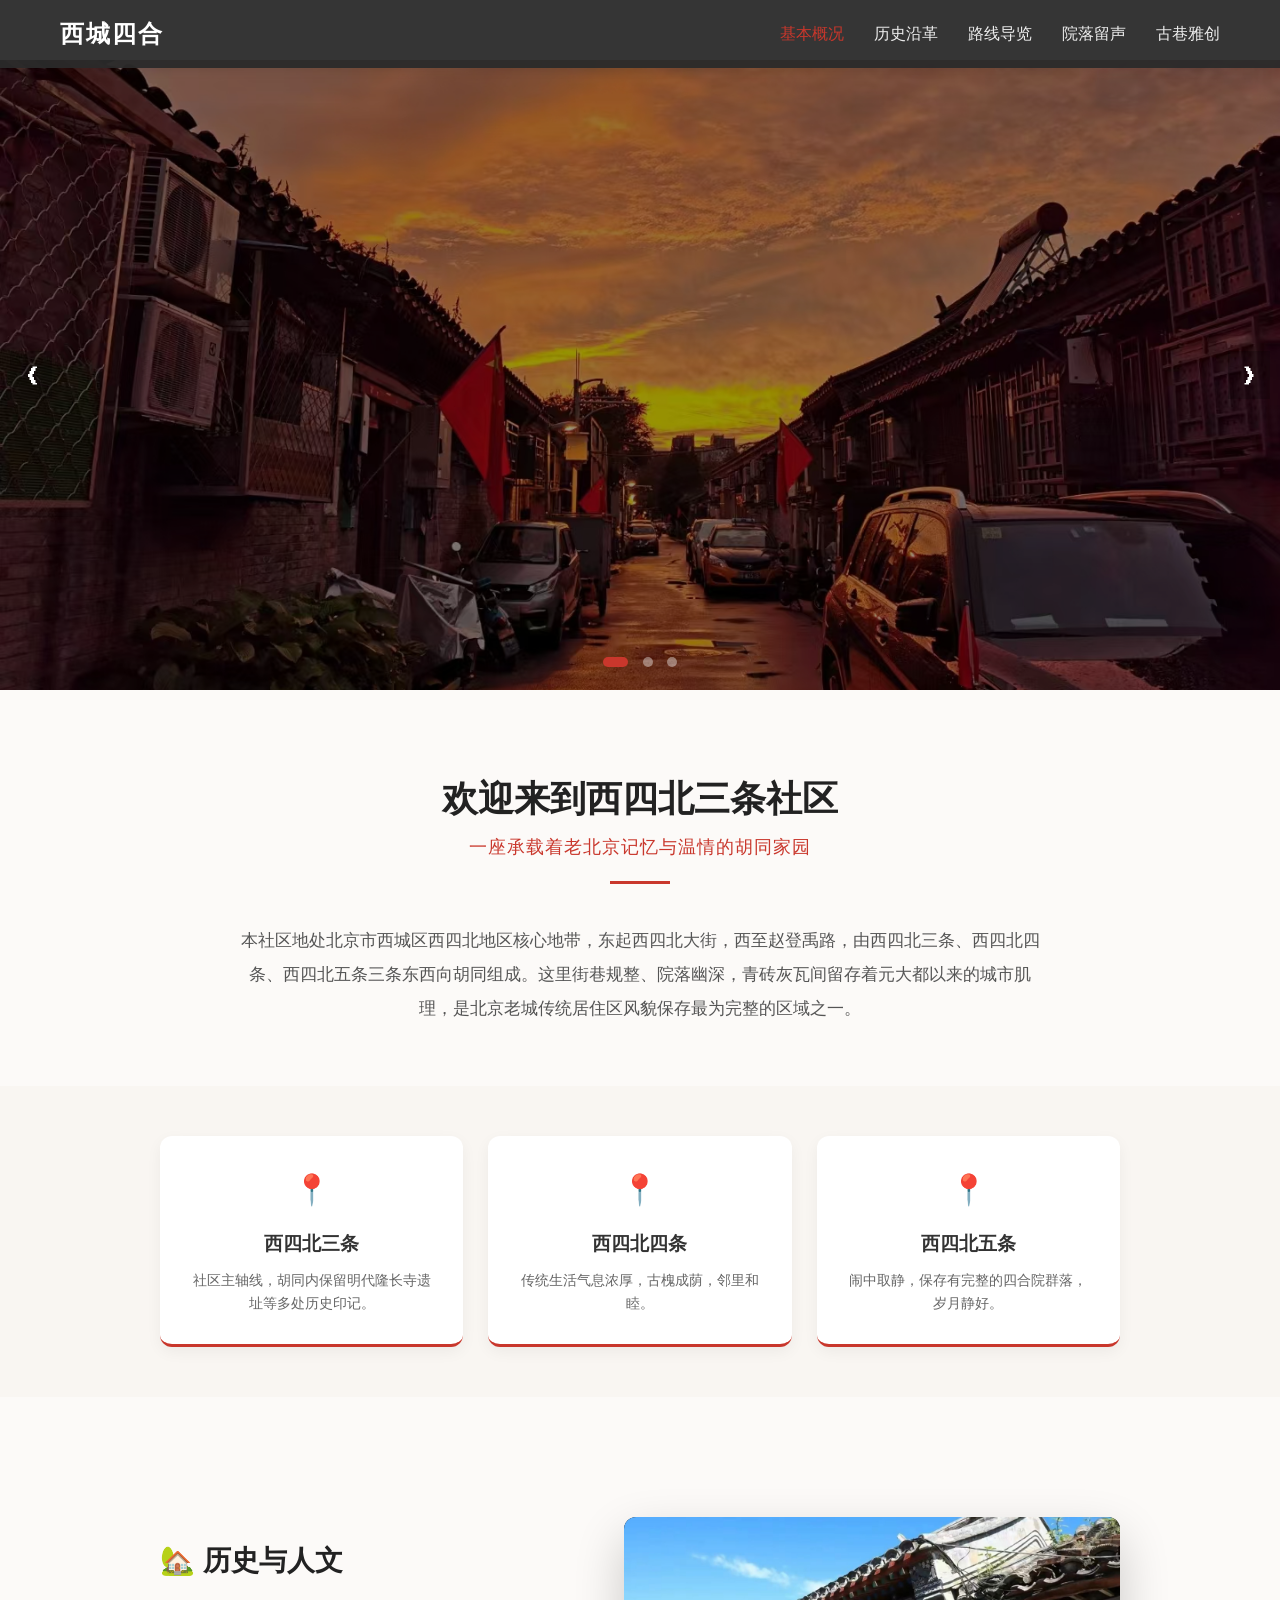
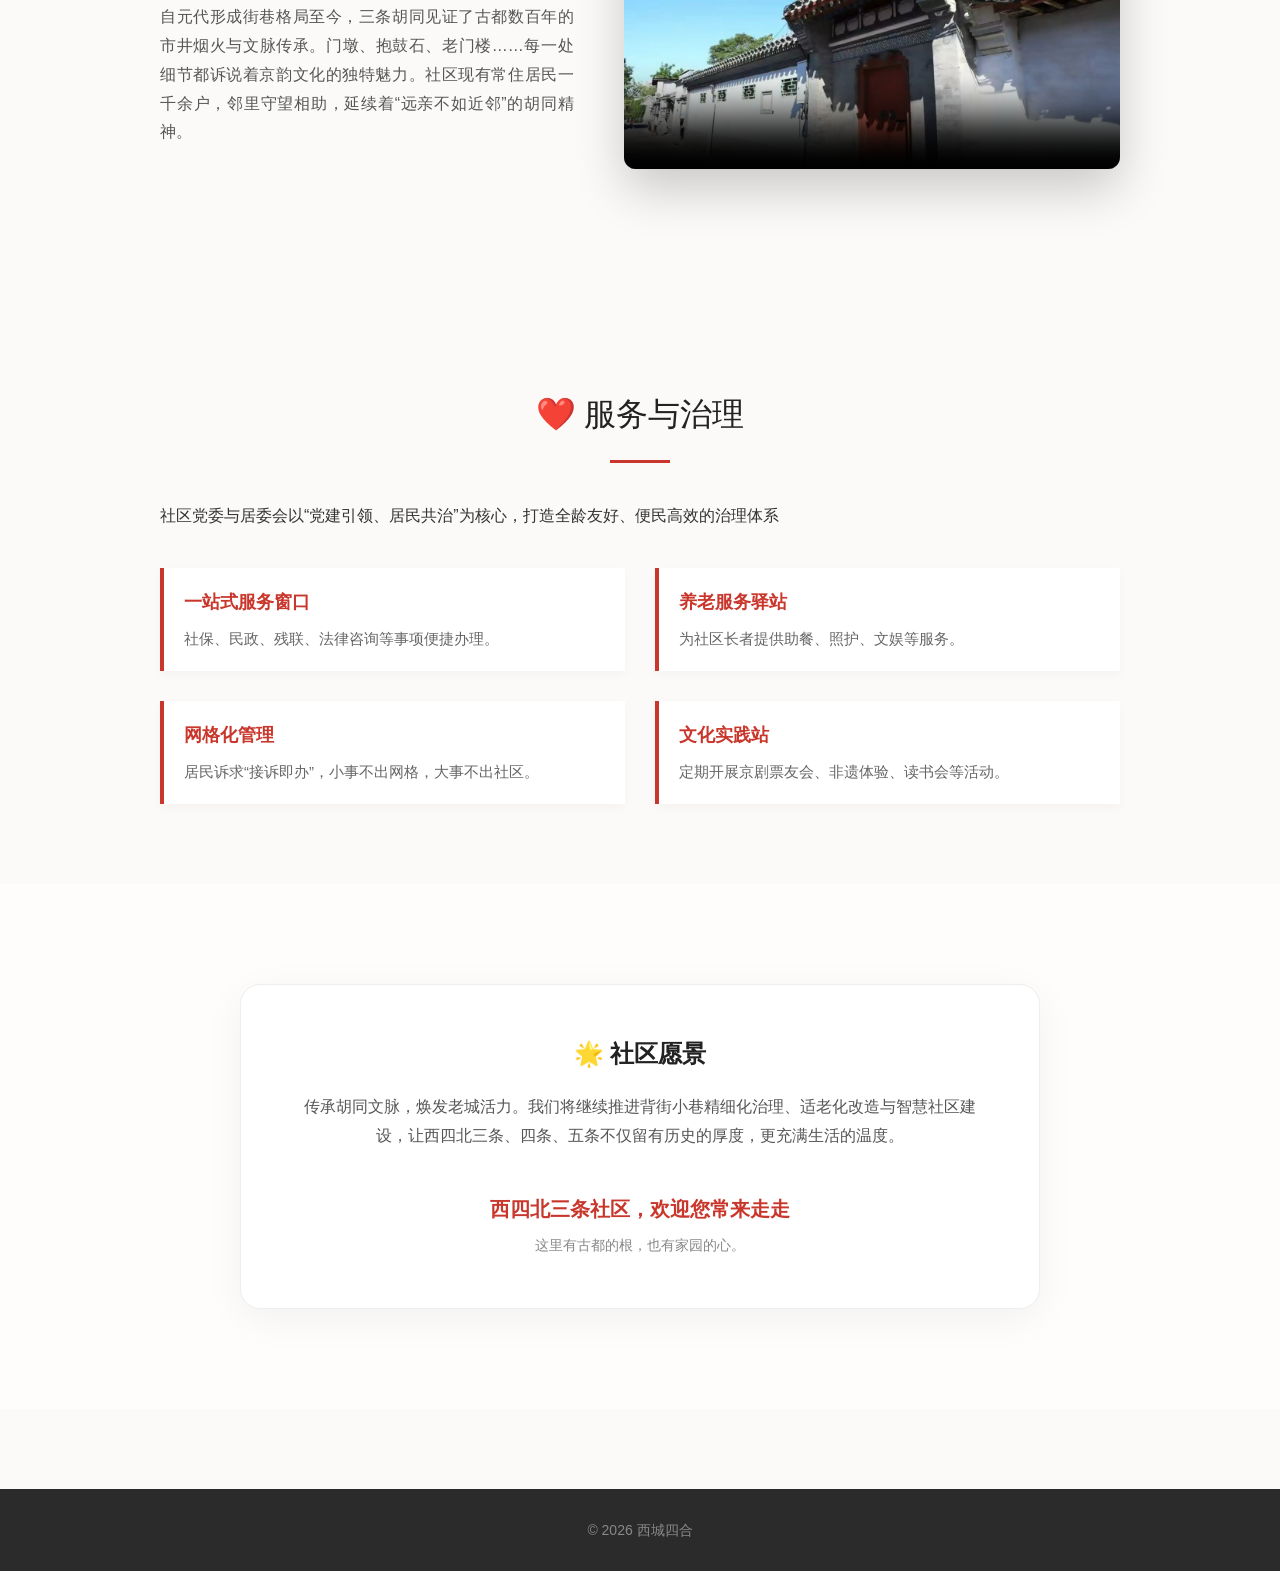
<file: index.html>
<!DOCTYPE html>
<html lang="zh-CN">
<head>
    <meta charset="UTF-8">
    <meta name="viewport" content="width=device-width, initial-scale=1.0">
    <title>西城四合 - 首页</title>
    <link rel="stylesheet" href="style.css">
</head>
<body class="index-page">

    <nav class="navbar">
        <div class="nav-container">
            <a href="index.html" class="logo">西城四合</a>
            <ul class="nav-links">
                <li><a href="index.html" class="active">基本概况</a></li>
                <li><a href="history.html">历史沿革</a></li>
                <li><a href="routes.html">路线导览</a></li>
                <li><a href="sounds.html">院落留声</a></li>
                <li><a href="creation.html">古巷雅创</a></li>
            </ul>
        </div>
    </nav>

    <header class="hero-slider">
        <div class="slide active"><img src="images/1.jpg" alt="1"></div>
        <div class="slide"><img src="images/2.jpg" alt="2"></div>
        <div class="slide"><img src="images/3.jpg" alt="3"></div>
        <div class="banner-text"><h1></h1><p></p></div>
        <button class="slider-btn prev-btn" onclick="prevSlide()">&#10094;</button>
        <button class="slider-btn next-btn" onclick="nextSlide()">&#10095;</button>
        <div class="slider-dots">
            <span class="dot active" onclick="currentSlide(0)"></span>
            <span class="dot" onclick="currentSlide(1)"></span>
            <span class="dot" onclick="currentSlide(2)"></span>
        </div>
    </header>

    <section class="overview-section">
        <div class="content-container">
            <h1 class="welcome-title">欢迎来到西四北三条社区</h1>
            <p class="welcome-subtitle">一座承载着老北京记忆与温情的胡同家园</p>
            <div class="divider"></div>
            <div class="intro-text">
                <p>本社区地处北京市西城区西四北地区核心地带，东起西四北大街，西至赵登禹路，由西四北三条、西四北四条、西四北五条三条东西向胡同组成。这里街巷规整、院落幽深，青砖灰瓦间留存着元大都以来的城市肌理，是北京老城传统居住区风貌保存最为完整的区域之一。</p>
            </div>
        </div>
    </section>

    <section class="lane-range-section">
        <div class="content-container">
            <div class="lane-grid">
                <div class="lane-card">
                    <div class="lane-icon">📍</div>
                    <h3>西四北三条</h3>
                    <p>社区主轴线，胡同内保留明代隆长寺遗址等多处历史印记。</p>
                </div>
                <div class="lane-card">
                    <div class="lane-icon">📍</div>
                    <h3>西四北四条</h3>
                    <p>传统生活气息浓厚，古槐成荫，邻里和睦。</p>
                </div>
                <div class="lane-card">
                    <div class="lane-icon">📍</div>
                    <h3>西四北五条</h3>
                    <p>闹中取静，保存有完整的四合院群落，岁月静好。</p>
                </div>
            </div>
        </div>
    </section>

    <section class="culture-section">
        <div class="content-container">
            <div class="side-layout">
                <div class="side-text">
                    <h2 class="side-title">🏡 历史与人文</h2>
                    <p>自元代形成街巷格局至今，三条胡同见证了古都数百年的市井烟火与文脉传承。门墩、抱鼓石、老门楼……每一处细节都诉说着京韵文化的独特魅力。社区现有常住居民一千余户，邻里守望相助，延续着“远亲不如近邻”的胡同精神。</p>
                </div>
                <div class="side-video">
                    <div class="video-container">
                        <video controls poster="images/home-poster.jpg">
                            <source src="video/home-video.mp4" type="video/mp4">
                            您的浏览器不支持视频播放。
                        </video>
                    </div>
                </div>
            </div>
        </div>
    </section>

    <section class="service-section">
        <div class="content-container">
            <h2 class="section-title">❤️ 服务与治理</h2>
            <div class="divider"></div>
            <p class="section-desc">社区党委与居委会以“党建引领、居民共治”为核心，打造全龄友好、便民高效的治理体系</p>
            <div class="service-list">
                <div class="service-item">
                    <h4>一站式服务窗口</h4>
                    <p>社保、民政、残联、法律咨询等事项便捷办理。</p>
                </div>
                <div class="service-item">
                    <h4>养老服务驿站</h4>
                    <p>为社区长者提供助餐、照护、文娱等服务。</p>
                </div>
                <div class="service-item">
                    <h4>网格化管理</h4>
                    <p>居民诉求“接诉即办”，小事不出网格，大事不出社区。</p>
                </div>
                <div class="service-item">
                    <h4>文化实践站</h4>
                    <p>定期开展京剧票友会、非遗体验、读书会等活动。</p>
                </div>
            </div>
        </div>
    </section>

    <section class="vision-section">
        <div class="content-container">
            <div class="vision-box">
                <h2>🌟 社区愿景</h2>
                <p>传承胡同文脉，焕发老城活力。我们将继续推进背街小巷精细化治理、适老化改造与智慧社区建设，让西四北三条、四条、五条不仅留有历史的厚度，更充满生活的温度。</p>
                <div class="final-invite">
                    <p>西四北三条社区，欢迎您常来走走</p>
                    <span>这里有古都的根，也有家园的心。</span>
                </div>
            </div>
        </div>
    </section>

    <footer class="footer">
        <p>© 2026 西城四合</p>
    </footer>

    <script src="script.js"></script>
</body>
</html>
</file>
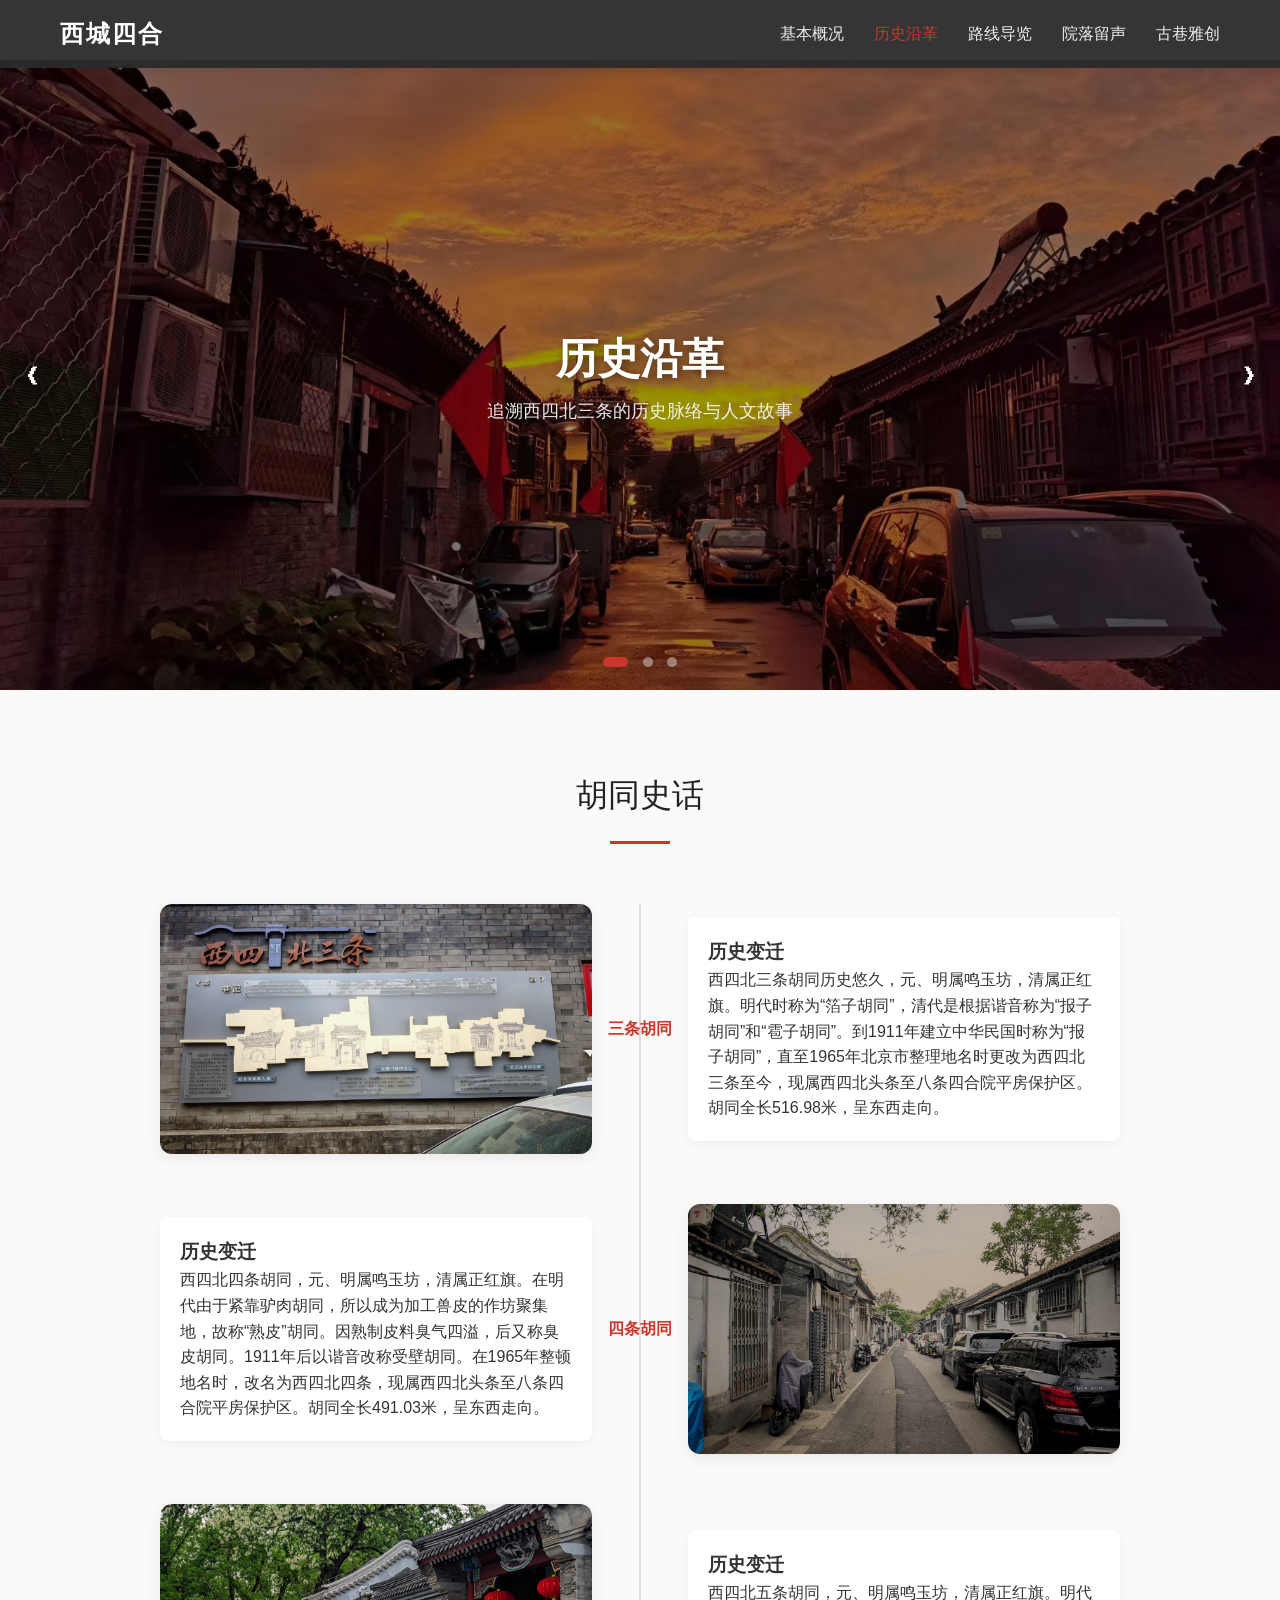
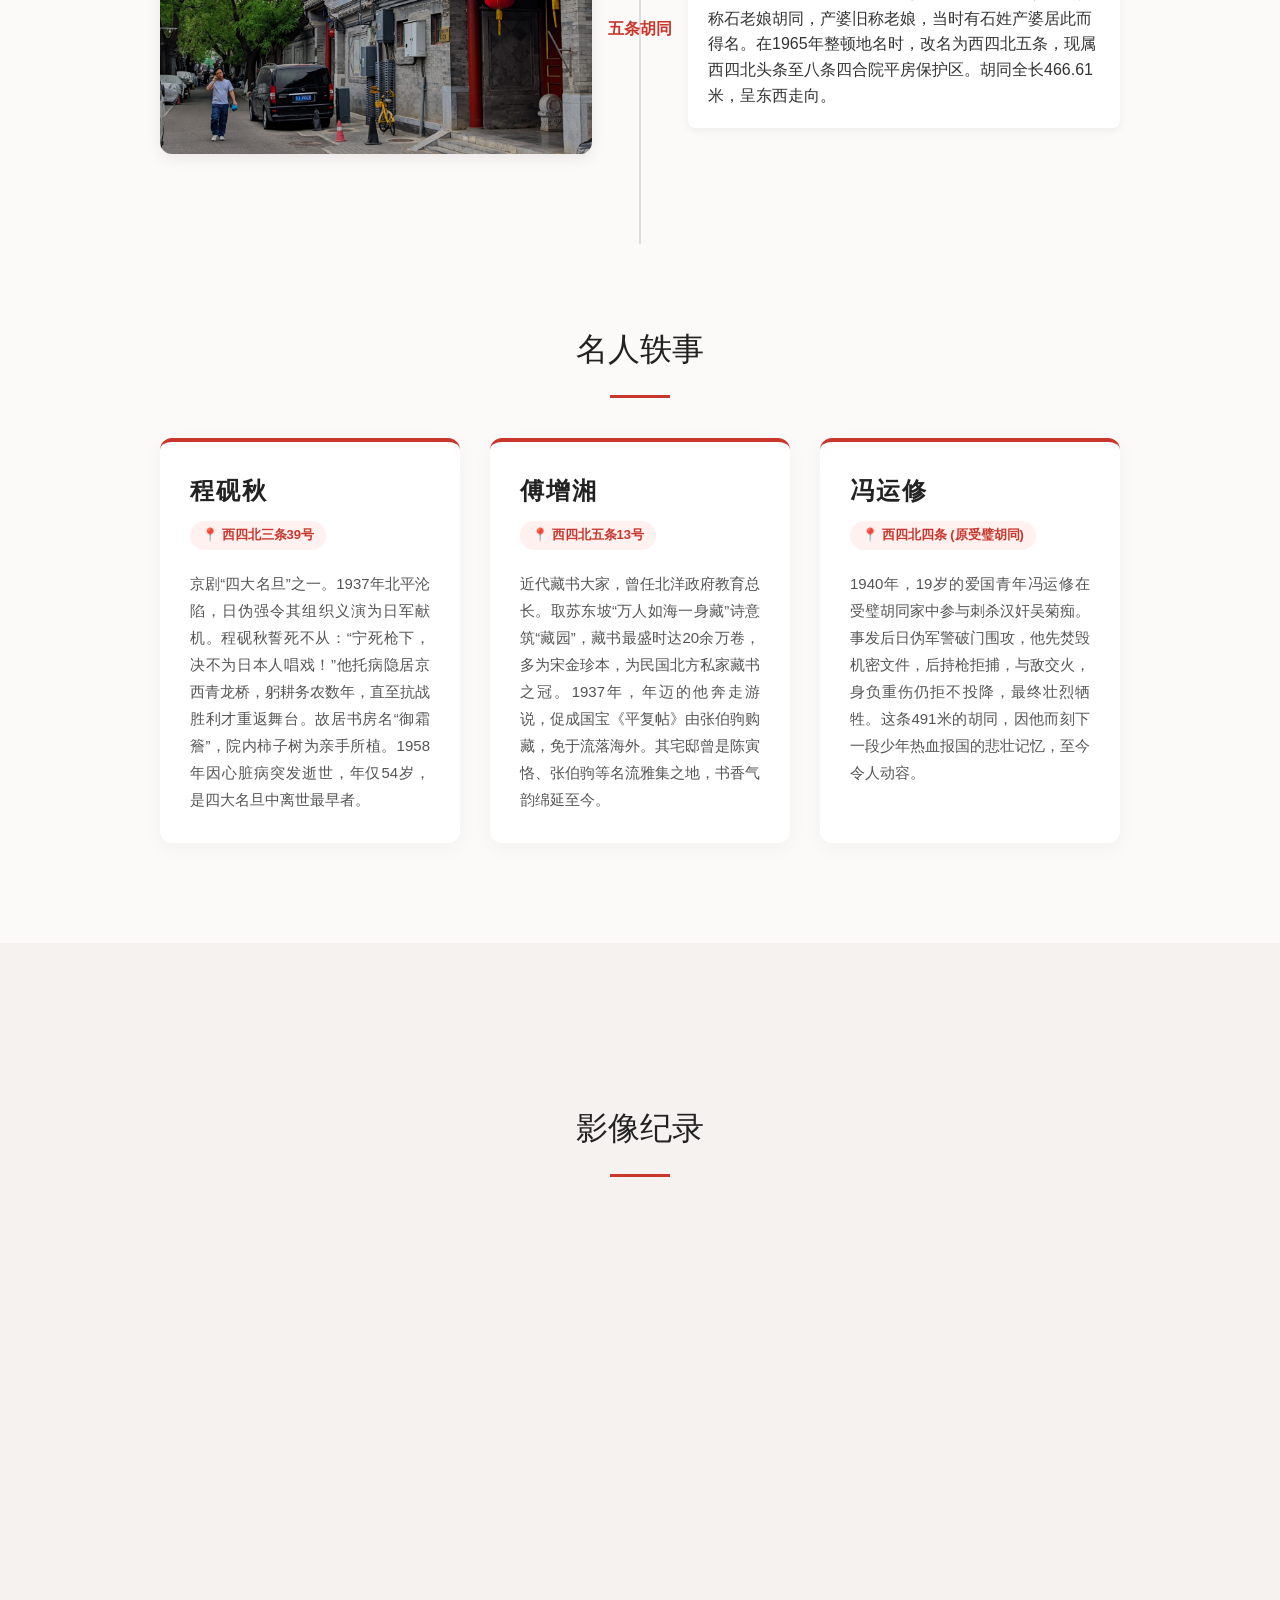
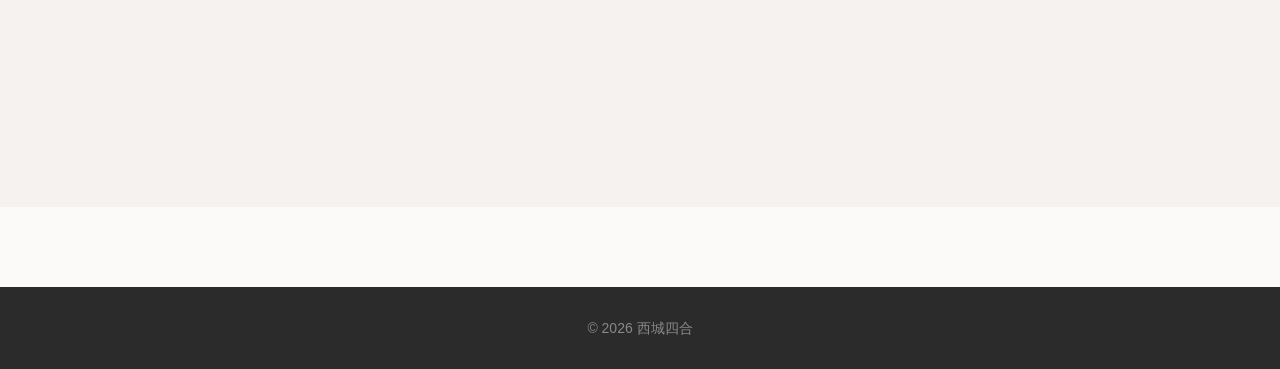
<file: history.html>
<!DOCTYPE html>
<html lang="zh-CN">
<head>
    <meta charset="UTF-8">
    <meta name="viewport" content="width=device-width, initial-scale=1.0">
    <title>西城四合 - 历史沿革</title>
    <link rel="stylesheet" href="style.css">
</head>
<body class="history-page">

    <nav class="navbar">
        <div class="nav-container">
            <a href="index.html" class="logo">西城四合</a>
            <ul class="nav-links">
                <li><a href="index.html">基本概况</a></li>
                <li><a href="history.html" class="active">历史沿革</a></li>
                <li><a href="routes.html">路线导览</a></li>
                <li><a href="sounds.html">院落留声</a></li>
                <li><a href="creation.html">古巷雅创</a></li>
            </ul>
        </div>
    </nav>

    <header class="hero-slider">
        <div class="slide active"><img src="images/1.jpg" alt="1"></div>
        <div class="slide"><img src="images/2.jpg" alt="2"></div>
        <div class="slide"><img src="images/3.jpg" alt="3"></div>
        
        <div class="banner-text">
            <h1>历史沿革</h1>
            <p>追溯西四北三条的历史脉络与人文故事</p>
        </div>

        <button class="slider-btn prev-btn" onclick="prevSlide()">&#10094;</button>
        <button class="slider-btn next-btn" onclick="nextSlide()">&#10095;</button>
        <div class="slider-dots">
            <span class="dot active" onclick="currentSlide(0)"></span>
            <span class="dot" onclick="currentSlide(1)"></span>
            <span class="dot" onclick="currentSlide(2)"></span>
        </div>
    </header>

    <section class="history-section">
        <div class="content-container">
            <h2 class="section-title">胡同史话</h2>
            <div class="divider"></div>
            <div class="timeline">
                
                <div class="timeline-item">
                    <div class="timeline-img"><img src="images/history-1.jpg" alt="西四北三条"></div>
                    <div class="timeline-date">三条胡同</div>
                    <div class="timeline-content">
                        <h3>历史变迁</h3>
                        <p>西四北三条胡同历史悠久，元、明属鸣玉坊，清属正红旗。明代时称为“箔子胡同”，清代是根据谐音称为“报子胡同”和“雹子胡同”。到1911年建立中华民国时称为“报子胡同”，直至1965年北京市整理地名时更改为西四北三条至今，现属西四北头条至八条四合院平房保护区。胡同全长516.98米，呈东西走向。</p>
                    </div>
                </div>

                <div class="timeline-item">
                    <div class="timeline-img"><img src="images/history-2.jpg" alt="西四北四条"></div>
                    <div class="timeline-date">四条胡同</div>
                    <div class="timeline-content">
                        <h3>历史变迁</h3>
                        <p>西四北四条胡同，元、明属鸣玉坊，清属正红旗。在明代由于紧靠驴肉胡同，所以成为加工兽皮的作坊聚集地，故称“熟皮”胡同。因熟制皮料臭气四溢，后又称臭皮胡同。1911年后以谐音改称受壁胡同。在1965年整顿地名时，改名为西四北四条，现属西四北头条至八条四合院平房保护区。胡同全长491.03米，呈东西走向。</p>
                    </div>
                </div>

                <div class="timeline-item">
                    <div class="timeline-img"><img src="images/history-3.jpg" alt="西四北五条"></div>
                    <div class="timeline-date">五条胡同</div>
                    <div class="timeline-content">
                        <h3>历史变迁</h3>
                        <p>西四北五条胡同，元、明属鸣玉坊，清属正红旗。明代称石老娘胡同，产婆旧称老娘，当时有石姓产婆居此而得名。在1965年整顿地名时，改名为西四北五条，现属西四北头条至八条四合院平房保护区。胡同全长466.61米，呈东西走向。</p>
                    </div>
                </div>

            </div>
        </div>
    </section>

    <section class="anecdotes-section" style="background-color: #fcfaf8; padding-top: 20px; padding-bottom: 60px;">
        <div class="content-container">
            <h2 class="section-title">名人轶事</h2>
            <div class="divider"></div>
            
            <div class="anecdotes-grid">
                <div class="anecdote-card">
                    <div class="anecdote-header">
                        <h3>程砚秋</h3>
                        <span class="anecdote-location">📍 西四北三条39号</span>
                    </div>
                    <p>京剧“四大名旦”之一。1937年北平沦陷，日伪强令其组织义演为日军献机。程砚秋誓死不从：“宁死枪下，决不为日本人唱戏！”他托病隐居京西青龙桥，躬耕务农数年，直至抗战胜利才重返舞台。故居书房名“御霜簷”，院内柿子树为亲手所植。1958年因心脏病突发逝世，年仅54岁，是四大名旦中离世最早者。</p>
                </div>

                <div class="anecdote-card">
                    <div class="anecdote-header">
                        <h3>傅增湘</h3>
                        <span class="anecdote-location">📍 西四北五条13号</span>
                    </div>
                    <p>近代藏书大家，曾任北洋政府教育总长。取苏东坡“万人如海一身藏”诗意筑“藏园”，藏书最盛时达20余万卷，多为宋金珍本，为民国北方私家藏书之冠。1937年，年迈的他奔走游说，促成国宝《平复帖》由张伯驹购藏，免于流落海外。其宅邸曾是陈寅恪、张伯驹等名流雅集之地，书香气韵绵延至今。</p>
                </div>

                <div class="anecdote-card">
                    <div class="anecdote-header">
                        <h3>冯运修</h3>
                        <span class="anecdote-location">📍 西四北四条 (原受璧胡同)</span>
                    </div>
                    <p>1940年，19岁的爱国青年冯运修在受璧胡同家中参与刺杀汉奸吴菊痴。事发后日伪军警破门围攻，他先焚毁机密文件，后持枪拒捕，与敌交火，身负重伤仍拒不投降，最终壮烈牺牲。这条491米的胡同，因他而刻下一段少年热血报国的悲壮记忆，至今令人动容。</p>
                </div>
            </div>
            
        </div>
    </section>

    <section class="video-display-section" style="background-color: #f5f2ef; padding-bottom: 100px;">
        <div class="content-container">
            <h2 class="section-title">影像纪录</h2>
            <div class="divider"></div>
            <div class="video-container">
                <video controls poster="images/history-poster.jpg">
                    <source src="video/history-video.mp4" type="video/mp4">
                    您的浏览器不支持视频播放。
                </video>
            </div>
        </div>
    </section>

    <footer class="footer">
        <p>© 2026 西城四合</p>
    </footer>

    <script src="script.js"></script>
</body>
</html>
</file>
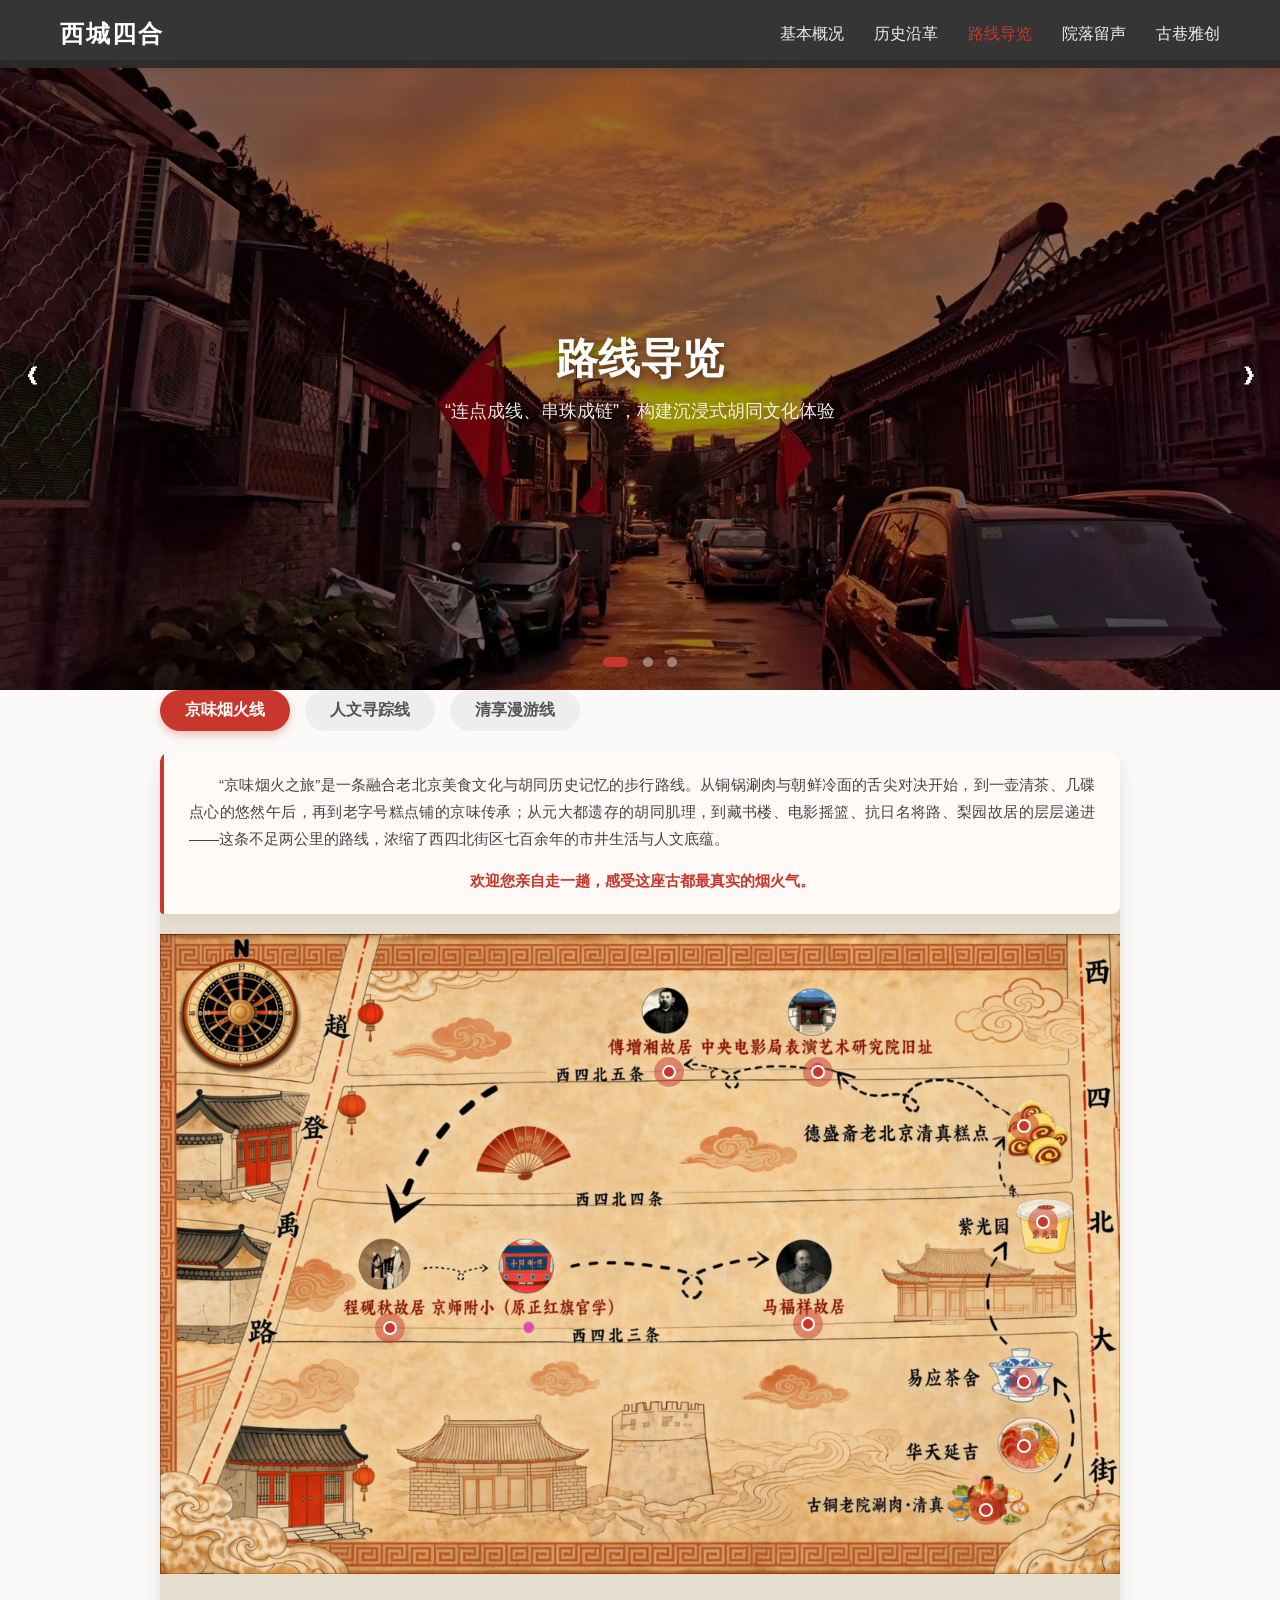
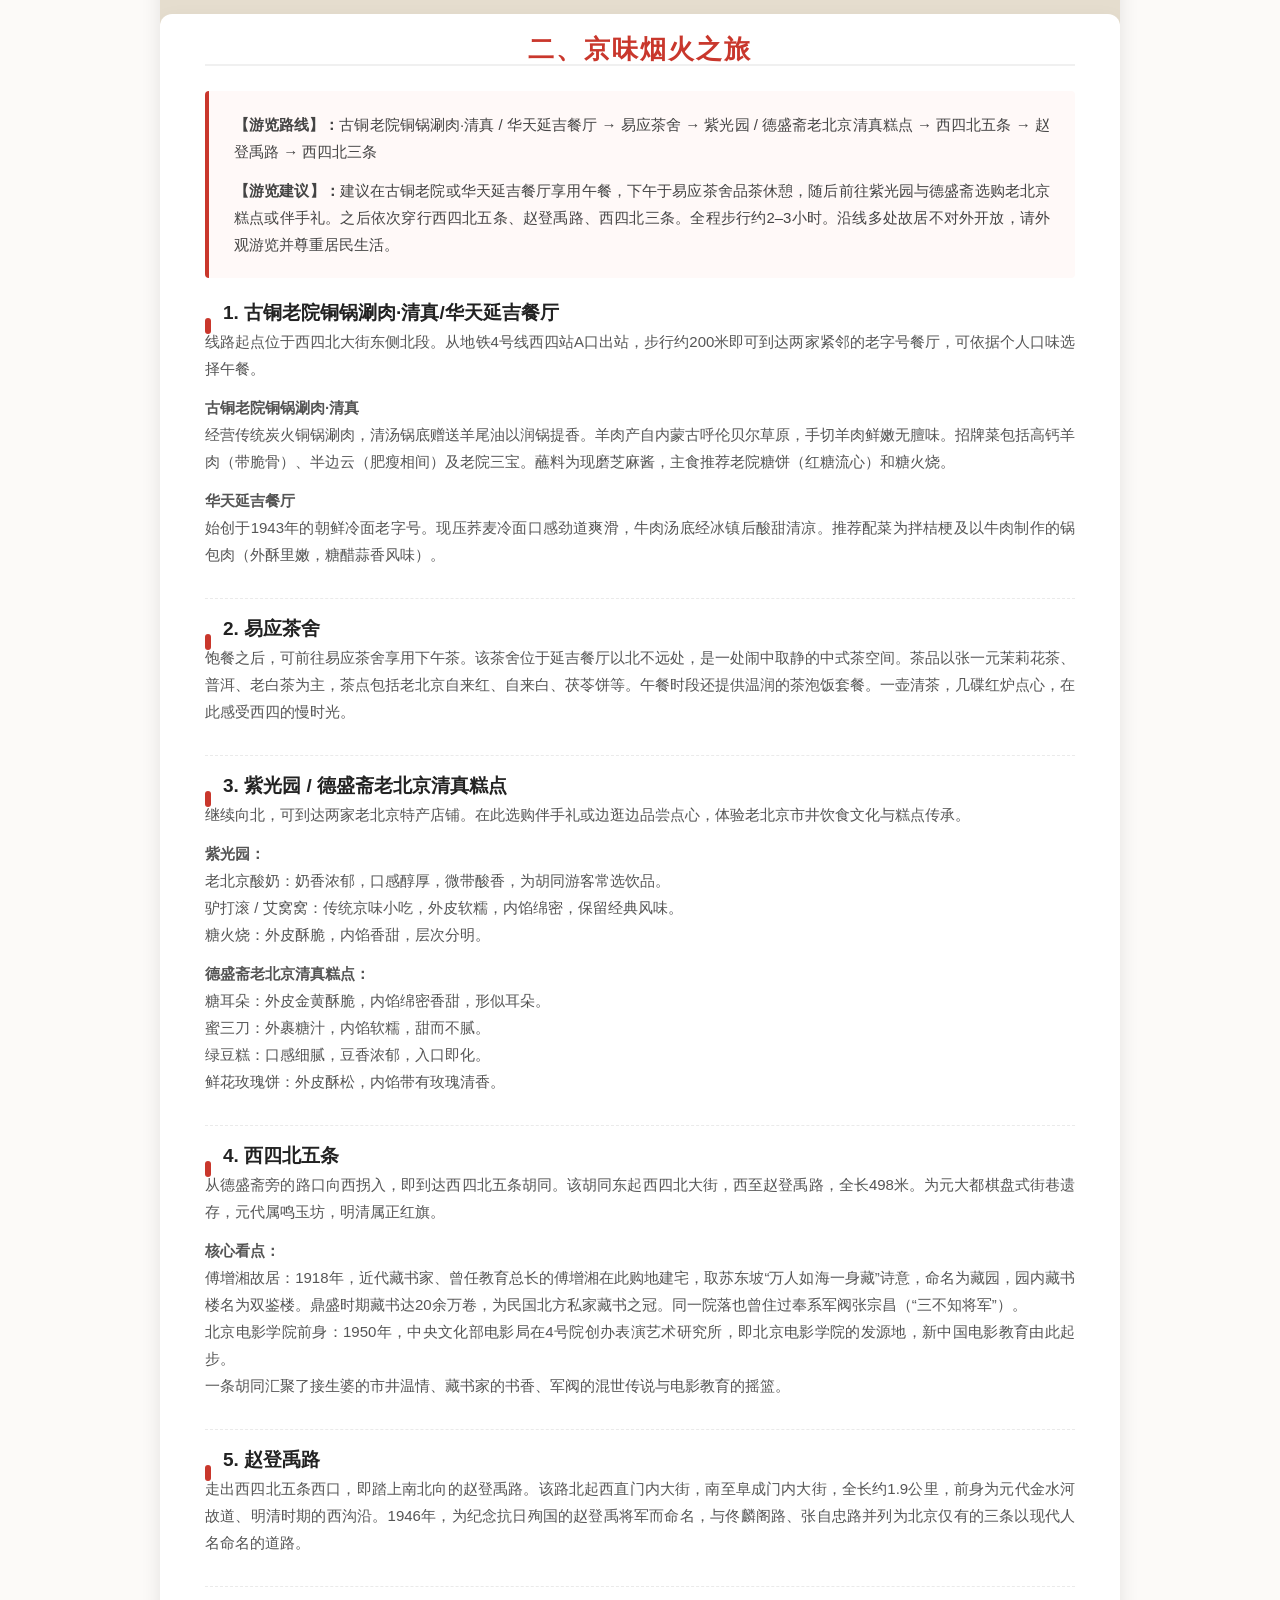
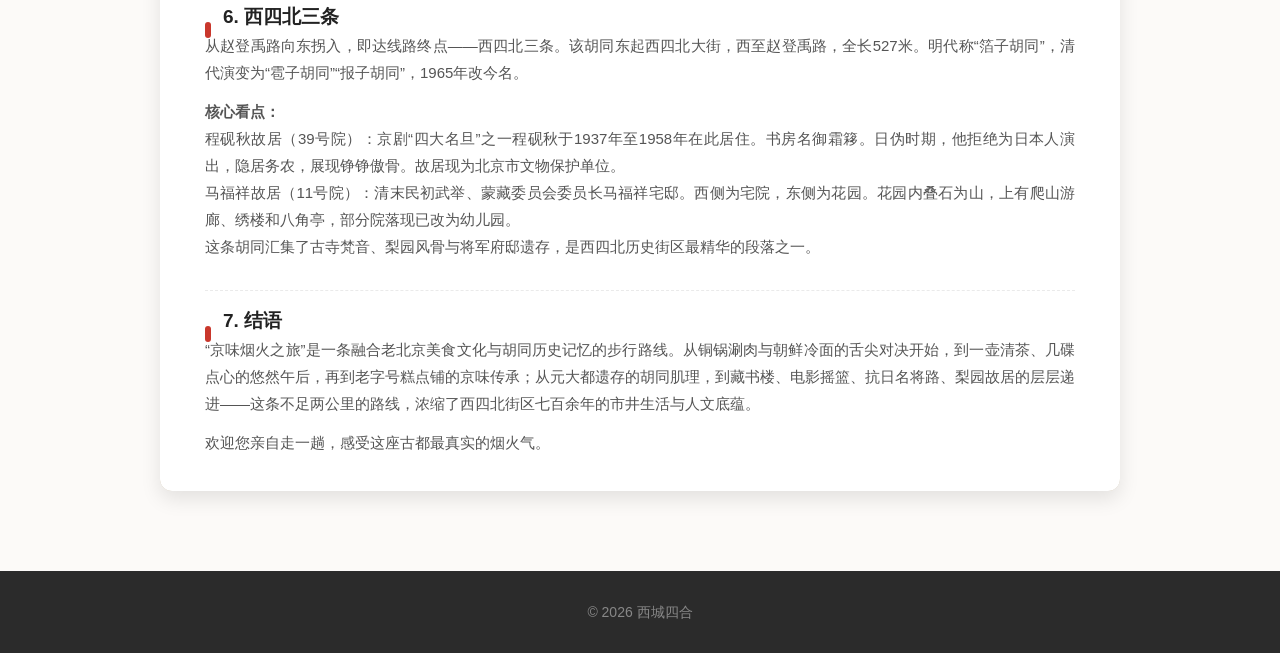
<file: routes.html>
<!DOCTYPE html>
<html lang="zh-CN">
<head>
    <meta charset="UTF-8">
    <meta name="viewport" content="width=device-width, initial-scale=1.0">
    <title>西城四合 - 路线导览</title>
    <link rel="stylesheet" href="style.css">
    <style>
        /* =========================================
           路线详情专属排版样式 (内置于本页不影响其他)
        ========================================= */
        .route-details {
            margin-top: 40px;
            background: #fff;
            border-radius: 12px;
            padding: 35px 45px;
            box-shadow: 0 5px 20px rgba(0,0,0,0.05);
        }
        .detail-main-title {
            font-size: 26px;
            color: #c9372c;
            margin-bottom: 25px;
            text-align: center;
            border-bottom: 2px solid #f0f0f0;
            padding-bottom: 15px;
            letter-spacing: 2px;
        }
        .detail-info-box {
            background: #fff9f8;
            border-left: 4px solid #c9372c;
            padding: 20px 25px;
            margin-bottom: 35px;
            border-radius: 4px;
        }
        .detail-info-box p {
            font-size: 15px;
            color: #444;
            line-height: 1.8;
            margin-bottom: 12px;
            text-align: justify;
        }
        .detail-info-box p:last-child { margin-bottom: 0; }
        
        .detail-step {
            margin-bottom: 30px;
            padding-bottom: 30px;
            border-bottom: 1px dashed #eaeaea;
        }
        .detail-step:last-child {
            margin-bottom: 0;
            padding-bottom: 0;
            border-bottom: none;
        }
        .detail-step h4 {
            font-size: 19px;
            color: #222;
            margin-bottom: 15px;
            position: relative;
            padding-left: 18px;
        }
        .detail-step h4::before {
            content: '';
            position: absolute;
            left: 0;
            top: 5px;
            width: 6px;
            height: 16px;
            background: #c9372c;
            border-radius: 3px;
        }
        .detail-step p {
            font-size: 15px;
            color: #555;
            line-height: 1.8;
            margin-bottom: 12px;
            text-align: justify;
        }
        .detail-step p:last-child { margin-bottom: 0; }
        
        @media screen and (max-width: 768px) {
            .route-details { padding: 25px 20px; }
            .detail-main-title { font-size: 22px; }
            .detail-info-box { padding: 15px; }
        }
    </style>
</head>
<body class="routes-page">

    <nav class="navbar">
        <div class="nav-container">
            <a href="index.html" class="logo">西城四合</a>
            <ul class="nav-links">
                <li><a href="index.html">基本概况</a></li>
                <li><a href="history.html">历史沿革</a></li>
                <li><a href="routes.html" class="active">路线导览</a></li>
                <li><a href="sounds.html">院落留声</a></li>
                <li><a href="creation.html">古巷雅创</a></li>
            </ul>
        </div>
    </nav>

    <header class="hero-slider">
        <div class="slide active"><img src="images/1.jpg" alt="1"></div>
        <div class="slide"><img src="images/2.jpg" alt="2"></div>
        <div class="slide"><img src="images/3.jpg" alt="3"></div>
        
        <div class="banner-text">
            <h1>路线导览</h1>
            <p>“连点成线、串珠成链”，构建沉浸式胡同文化体验</p>
        </div>

        <button class="slider-btn prev-btn" onclick="prevSlide()">&#10094;</button>
        <button class="slider-btn next-btn" onclick="nextSlide()">&#10095;</button>
        <div class="slider-dots">
            <span class="dot active" onclick="currentSlide(0)"></span>
            <span class="dot" onclick="currentSlide(1)"></span>
            <span class="dot" onclick="currentSlide(2)"></span>
        </div>
    </header>

    <section class="map-section">
        <div class="content-container">
            <div class="map-toggle">
                <button class="toggle-btn active" onclick="switchMap('yanhuo')">京味烟火线</button>
                <button class="toggle-btn" onclick="switchMap('renwen')">人文寻踪线</button>
                <button class="toggle-btn" onclick="switchMap('qingxiang')">清享漫游线</button>
            </div>

            <div class="interactive-map-container">
                
                <div id="map-yanhuo" class="map-layer active">
                    <div class="route-intro">
                        <p>“京味烟火之旅”是一条融合老北京美食文化与胡同历史记忆的步行路线。从铜锅涮肉与朝鲜冷面的舌尖对决开始，到一壶清茶、几碟点心的悠然午后，再到老字号糕点铺的京味传承；从元大都遗存的胡同肌理，到藏书楼、电影摇篮、抗日名将路、梨园故居的层层递进——这条不足两公里的路线，浓缩了西四北街区七百余年的市井生活与人文底蕴。</p>
                        <p class="highlight-text">欢迎您亲自走一趟，感受这座古都最真实的烟火气。</p>
                    </div>
                    
                    <div class="map-wrapper">
                        <img src="images/map-yanhuo.png" alt="京味烟火线" class="map-image">
                        <div class="map-pin" style="top: 90%; left: 86%;" data-title="古铜老院铜锅涮肉·清真" data-desc="经营传统炭火铜锅涮肉，清汤锅底赠送羊尾油以润锅提香。羊肉产自内蒙古呼伦贝尔草原，手切羊肉鲜嫩无膻味。招牌菜包括高钙羊肉（带脆骨）、半边云（肥瘦相间）及老院三宝。" onclick="playMapAudio(this)"><div class="pin-dot"></div><div class="pin-pulse"></div></div>
                        <div class="map-pin" style="top: 80%; left: 90%;" data-title="华天延吉餐厅" data-desc="始创于1943年的朝鲜冷面老字号。现压荞麦冷面口感劲道爽滑，牛肉汤底经冰镇后酸甜清凉。推荐配菜为拌桔梗及以牛肉制作的锅包肉。" onclick="playMapAudio(this)"><div class="pin-dot"></div><div class="pin-pulse"></div></div>
                        <div class="map-pin" style="top: 70%; left: 90%;" data-title="易应茶舍" data-desc="饱餐之后，可前往易应茶舍享用下午茶。茶品以张一元茉莉花茶、普洱、老白茶为主，茶点包括老北京自来红、自来白、茯苓饼等。一壶清茶，几碟红炉点心，在此感受西四的慢时光。" onclick="playMapAudio(this)"><div class="pin-dot"></div><div class="pin-pulse"></div></div>
                        <div class="map-pin" style="top: 45%; left: 92%;" data-title="紫光园" data-desc="老北京酸奶：奶香浓郁，口感醇厚；驴打滚 / 艾窝窝：传统京味小吃，外皮软糯，内馅绵密；糖火烧：外皮酥脆，内馅香甜，层次分明。" onclick="playMapAudio(this)"><div class="pin-dot"></div><div class="pin-pulse"></div></div>
                        <div class="map-pin" style="top: 30%; left: 90%;" data-title="德盛斋老北京清真糕点" data-desc="糖耳朵：外皮金黄酥脆，形似耳朵；蜜三刀：外裹糖汁，甜而不腻；绿豆糕：豆香浓郁，入口即化；鲜花玫瑰饼：外皮酥松，带有玫瑰清香。" onclick="playMapAudio(this)"><div class="pin-dot"></div><div class="pin-pulse"></div></div>
                        <div class="map-pin" style="top: 21.5%; left: 53%;" data-title="傅增湘故居 (藏园)" data-desc="1918年，近代藏书家傅增湘在此购地建宅，命名为藏园，园内藏书楼名为双鉴楼。鼎盛时期藏书达20余万卷，为民国北方私家藏书之冠。" data-audio="audio/fuzengxiang.m4a" onclick="playMapAudio(this)"><div class="pin-dot"></div><div class="pin-pulse"></div></div>
                        <div class="map-pin" style="top: 21.5%; left: 68.5%;" data-title="北京电影学院前身" data-desc="1950年，中央文化部电影局在4号院创办表演艺术研究所，即北京电影学院的发源地，新中国电影教育由此起步。" data-audio="audio/dianyingju.m4a" onclick="playMapAudio(this)"><div class="pin-dot"></div><div class="pin-pulse"></div></div>
                        <div class="map-pin" style="top: 61.5%; left: 24%;" data-title="程砚秋故居" data-desc="京剧“四大名旦”之一程砚秋于1937年至1958年在此居住。书房名御霜簃。日伪时期，他拒绝为日本人演出，隐居务农，展现铮铮傲骨。" data-audio="audio/chengyanqiu.m4a" onclick="playMapAudio(this)"><div class="pin-dot"></div><div class="pin-pulse"></div></div>
                        <div class="map-pin" style="top: 61%; left: 67.5%;" data-title="马福祥故居" data-desc="清末民初武举、蒙藏委员会委员长马福祥宅邸。花园内叠石为山，上有爬山游廊、绣楼和八角亭，部分院落现已改为幼儿园。" onclick="playMapAudio(this)"><div class="pin-dot"></div><div class="pin-pulse"></div></div>
                    </div>

                    <div class="route-details">
                        <h3 class="detail-main-title">二、京味烟火之旅</h3>
                        <div class="detail-info-box">
                            <p><strong>【游览路线】：</strong>古铜老院铜锅涮肉·清真 / 华天延吉餐厅 → 易应茶舍 → 紫光园 / 德盛斋老北京清真糕点 → 西四北五条 → 赵登禹路 → 西四北三条</p>
                            <p><strong>【游览建议】：</strong>建议在古铜老院或华天延吉餐厅享用午餐，下午于易应茶舍品茶休憩，随后前往紫光园与德盛斋选购老北京糕点或伴手礼。之后依次穿行西四北五条、赵登禹路、西四北三条。全程步行约2–3小时。沿线多处故居不对外开放，请外观游览并尊重居民生活。</p>
                        </div>
                        <div class="detail-step">
                            <h4>1. 古铜老院铜锅涮肉·清真/华天延吉餐厅</h4>
                            <p>线路起点位于西四北大街东侧北段。从地铁4号线西四站A口出站，步行约200米即可到达两家紧邻的老字号餐厅，可依据个人口味选择午餐。</p>
                            <p><strong>古铜老院铜锅涮肉·清真</strong><br>经营传统炭火铜锅涮肉，清汤锅底赠送羊尾油以润锅提香。羊肉产自内蒙古呼伦贝尔草原，手切羊肉鲜嫩无膻味。招牌菜包括高钙羊肉（带脆骨）、半边云（肥瘦相间）及老院三宝。蘸料为现磨芝麻酱，主食推荐老院糖饼（红糖流心）和糖火烧。</p>
                            <p><strong>华天延吉餐厅</strong><br>始创于1943年的朝鲜冷面老字号。现压荞麦冷面口感劲道爽滑，牛肉汤底经冰镇后酸甜清凉。推荐配菜为拌桔梗及以牛肉制作的锅包肉（外酥里嫩，糖醋蒜香风味）。</p>
                        </div>
                        <div class="detail-step">
                            <h4>2. 易应茶舍</h4>
                            <p>饱餐之后，可前往易应茶舍享用下午茶。该茶舍位于延吉餐厅以北不远处，是一处闹中取静的中式茶空间。茶品以张一元茉莉花茶、普洱、老白茶为主，茶点包括老北京自来红、自来白、茯苓饼等。午餐时段还提供温润的茶泡饭套餐。一壶清茶，几碟红炉点心，在此感受西四的慢时光。</p>
                        </div>
                        <div class="detail-step">
                            <h4>3. 紫光园 / 德盛斋老北京清真糕点</h4>
                            <p>继续向北，可到达两家老北京特产店铺。在此选购伴手礼或边逛边品尝点心，体验老北京市井饮食文化与糕点传承。</p>
                            <p><strong>紫光园：</strong><br>老北京酸奶：奶香浓郁，口感醇厚，微带酸香，为胡同游客常选饮品。<br>驴打滚 / 艾窝窝：传统京味小吃，外皮软糯，内馅绵密，保留经典风味。<br>糖火烧：外皮酥脆，内馅香甜，层次分明。</p>
                            <p><strong>德盛斋老北京清真糕点：</strong><br>糖耳朵：外皮金黄酥脆，内馅绵密香甜，形似耳朵。<br>蜜三刀：外裹糖汁，内馅软糯，甜而不腻。<br>绿豆糕：口感细腻，豆香浓郁，入口即化。<br>鲜花玫瑰饼：外皮酥松，内馅带有玫瑰清香。</p>
                        </div>
                        <div class="detail-step">
                            <h4>4. 西四北五条</h4>
                            <p>从德盛斋旁的路口向西拐入，即到达西四北五条胡同。该胡同东起西四北大街，西至赵登禹路，全长498米。为元大都棋盘式街巷遗存，元代属鸣玉坊，明清属正红旗。</p>
                            <p><strong>核心看点：</strong><br>傅增湘故居：1918年，近代藏书家、曾任教育总长的傅增湘在此购地建宅，取苏东坡“万人如海一身藏”诗意，命名为藏园，园内藏书楼名为双鉴楼。鼎盛时期藏书达20余万卷，为民国北方私家藏书之冠。同一院落也曾住过奉系军阀张宗昌（“三不知将军”）。<br>北京电影学院前身：1950年，中央文化部电影局在4号院创办表演艺术研究所，即北京电影学院的发源地，新中国电影教育由此起步。<br>一条胡同汇聚了接生婆的市井温情、藏书家的书香、军阀的混世传说与电影教育的摇篮。</p>
                        </div>
                        <div class="detail-step">
                            <h4>5. 赵登禹路</h4>
                            <p>走出西四北五条西口，即踏上南北向的赵登禹路。该路北起西直门内大街，南至阜成门内大街，全长约1.9公里，前身为元代金水河故道、明清时期的西沟沿。1946年，为纪念抗日殉国的赵登禹将军而命名，与佟麟阁路、张自忠路并列为北京仅有的三条以现代人名命名的道路。</p>
                        </div>
                        <div class="detail-step">
                            <h4>6. 西四北三条</h4>
                            <p>从赵登禹路向东拐入，即达线路终点——西四北三条。该胡同东起西四北大街，西至赵登禹路，全长527米。明代称“箔子胡同”，清代演变为“雹子胡同”“报子胡同”，1965年改今名。</p>
                            <p><strong>核心看点：</strong><br>程砚秋故居（39号院）：京剧“四大名旦”之一程砚秋于1937年至1958年在此居住。书房名御霜簃。日伪时期，他拒绝为日本人演出，隐居务农，展现铮铮傲骨。故居现为北京市文物保护单位。<br>马福祥故居（11号院）：清末民初武举、蒙藏委员会委员长马福祥宅邸。西侧为宅院，东侧为花园。花园内叠石为山，上有爬山游廊、绣楼和八角亭，部分院落现已改为幼儿园。<br>这条胡同汇集了古寺梵音、梨园风骨与将军府邸遗存，是西四北历史街区最精华的段落之一。</p>
                        </div>
                        <div class="detail-step">
                            <h4>7. 结语</h4>
                            <p>“京味烟火之旅”是一条融合老北京美食文化与胡同历史记忆的步行路线。从铜锅涮肉与朝鲜冷面的舌尖对决开始，到一壶清茶、几碟点心的悠然午后，再到老字号糕点铺的京味传承；从元大都遗存的胡同肌理，到藏书楼、电影摇篮、抗日名将路、梨园故居的层层递进——这条不足两公里的路线，浓缩了西四北街区七百余年的市井生活与人文底蕴。</p>
                            <p>欢迎您亲自走一趟，感受这座古都最真实的烟火气。</p>
                        </div>
                    </div>
                </div>

                <div id="map-renwen" class="map-layer">
                    <div class="route-intro">
                        <p>“人文寻踪线”是一条深度寻访胡同古迹的路线。建议从西四北大街的护国双关帝庙启程，一路寻访胡同深处的古寺、名人宅邸与形形色色的老北京传统宅门。从元代的信仰遗存，到明清的建筑规制，再到近现代的文人风骨——这条路线将为您揭开胡同“门第”等级的奥秘，带您走进一段厚重的历史文化之旅。</p>
                        <p class="highlight-text">欢迎您亲自走一趟，开启这段跨越时空的人文寻踪。</p>
                    </div>
                    
                    <div class="map-wrapper">
                        <img src="images/map-renwen.png" alt="人文寻踪线" class="map-image">
                        <div class="map-pin" style="top: 71%; left: 95.5%;" data-title="护国双关帝庙" data-desc="位于西四北大街。作为老北京的信仰遗存，这处庄严的古建为您开启这段厚重的历史文化之旅定下了古朴的基调。庙内山门为仿木砖雕结构，石刻匾额书“敕建护国双关帝庙”。" data-audio="audio/guandi.m4a" onclick="playMapAudio(this)"><div class="pin-dot"></div><div class="pin-pulse"></div></div>
                        <div class="map-pin" style="top: 60%; left: 89.5%;" data-title="圣祚隆长寺" data-desc="位于三条胡同东口。承载着明清时期的历史记忆，曾为汉经厂外厂，见证了大千世界的梵音古刹与文化流转。" data-audio="audio/longchang.m4a" onclick="playMapAudio(this)"><div class="pin-dot"></div><div class="pin-pulse"></div></div>
                        <div class="map-pin" style="top: 61.5%; left: 31.5%;" data-title="广亮大门" data-desc="属于高级宅门。门扇安在脊檩下方，门前空间宽敞。其特点是门洞占满一间房的空间，装饰考究，显示出主人显赫的社会地位。" data-audio="audio/guangliang.m4a" onclick="playMapAudio(this)"><div class="pin-dot"></div><div class="pin-pulse"></div></div>
                        <div class="map-pin" style="top: 63.5%; left: 33.5%;" data-title="金柱大门" data-desc="等级略低于广亮大门。门扇安在金柱位置。虽然不如广亮大门开敞，但仍属于官宦人家的体面选择。" data-audio="audio/jinzhu.m4a" onclick="playMapAudio(this)"><div class="pin-dot"></div><div class="pin-pulse"></div></div>
                        <div class="map-pin" style="top: 61%; left: 50.5%;" data-title="蛮子门" data-desc="特点是门扇直接安在最外侧的檐柱上。这种设计为了最大限度利用门洞内的空间，常为富裕商贾所用。" data-audio="audio/manzimen.m4a" onclick="playMapAudio(this)"><div class="pin-dot"></div><div class="pin-pulse"></div></div>
                        <div class="map-pin" style="top: 61.5%; left: 75%;" data-title="如意门" data-desc="北京最常见的民居大门。门口通常有精美的砖雕，因门楣上的装饰寓意“万事如意”而得名。" data-audio="audio/ruyimen.m4a" onclick="playMapAudio(this)"><div class="pin-dot"></div><div class="pin-pulse"></div></div>
                        <div class="map-pin" style="top: 61.5%; left: 15.5%;" data-title="随墙门" data-desc="在大墙上直接开门。简单朴素，不占空间，是普通平民百姓家常见的形制。" data-audio="audio/suiqiangmen.m4a" onclick="playMapAudio(this)"><div class="pin-dot"></div><div class="pin-pulse"></div></div>
                        <div class="map-pin" style="top: 63.5%; left: 62.5%;" data-title="西洋门" data-desc="受近代西方建筑风格影响，在传统砖雕中加入了圆拱门、欧式花纹等元素，反映了清末民初中西文化的碰撞。" data-audio="audio/xiyangmen.m4a" onclick="playMapAudio(this)"><div class="pin-dot"></div><div class="pin-pulse"></div></div>
                        <div class="map-pin" style="top: 61.5%; left: 67.5%;" data-title="马福祥故居" data-desc="清末民初武举、蒙藏委员会委员长马福祥宅邸。花园内叠石为山，上有爬山游廊、绣楼和八角亭。" onclick="playMapAudio(this)"><div class="pin-dot"></div><div class="pin-pulse"></div></div>
                        <div class="map-pin" style="top: 61.5%; left: 23.5%;" data-title="程砚秋故居" data-desc="京剧“四大名旦”之一程砚秋于1937年至1958年在此居住。书房名御霜簃，展现了梨园名流的雅致生活。" data-audio="audio/chengyanqiu.m4a" onclick="playMapAudio(this)"><div class="pin-dot"></div><div class="pin-pulse"></div></div>
                        <div class="map-pin" style="top: 21.5%; left: 68%;" data-title="北京电影学院前身" data-desc="1950年，中央文化部电影局在此创办表演艺术研究所。新中国电影教育的摇篮。" data-audio="audio/dianyingju.m4a" onclick="playMapAudio(this)"><div class="pin-dot"></div><div class="pin-pulse"></div></div>
                        <div class="map-pin" style="top: 21%; left: 53%;" data-title="傅增湘故居 (藏园)" data-desc="1918年近代藏书家傅增湘建宅，藏书达20余万卷，为民国北方私家藏书之冠。" data-audio="audio/fuzengxiang.m4a" onclick="playMapAudio(this)"><div class="pin-dot"></div><div class="pin-pulse"></div></div>
                    </div>

                    <div class="route-details">
                        <h3 class="detail-main-title">一、人文寻踪线</h3>
                        <div class="detail-info-box">
                            <p><strong>【游览路线】：</strong>护国双关帝庙 → 西四北三条（圣祚隆长寺 / 门楼 / 马福祥故居 / 程砚秋故居） → 赵登禹路 → 西四北四条 → 西四北大街 → 西四北五条（中央电影局表演艺术研究院旧址 / 傅增湘故居）</p>
                            <p><strong>【游览建议】：</strong>建议从西四北大街的护国双关帝庙启程，一路寻访胡同深处的古寺、名人宅邸与形形色色的老北京传统宅门。全程步行约1小时。沿线多处故居、学校旧址及私人宅院（如傅增湘故居、京师附小等）不对外开放，请以外观游览为主，尊重当地居民生活。</p>
                        </div>
                        <div class="detail-step">
                            <h4>1. 护国双关帝庙（西四北大街）</h4>
                            <p>线路起点位于西四北大街。在步入胡同之前，首先映入眼帘的是护国双关帝庙。作为老北京的信仰遗存，这处庄严的古建为您开启这段厚重的历史文化之旅定下了古朴的基调。参观完毕后，从关帝庙向北不远，向西拐入便正式踏入胡同的肌理。</p>
                        </div>
                        <div class="detail-step">
                            <h4>2. 西四北三条（古寺、百态宅门与名流故居）</h4>
                            <p>西四北三条是一条名副其实的“古建博物馆”胡同。这里不仅有古寺梵音，更是实地观察老北京四合院各种“门第”等级的绝佳去处。</p>
                            <p><strong>核心看点：</strong><br>圣祚隆长寺：位于胡同东口，承载着明清时期的宗教文化记忆，为胡同增添了宁静与肃穆的气息。<br>传统宅门大赏：漫步胡同，您可以一次性集齐老北京四合院的多种宅门形制。从代表权贵的广亮大门、金柱大门，到富商阶层偏爱的蛮子门、如意门，再到中西合璧的西洋门以及寻常百姓家的随墙门。这些形态各异的门头，生动诉说着昔日主人的身份与地位。<br>马福祥故居：清末民初将领马福祥的宅邸。宏大的院落格局与精美的宅门，展现了民国时期将军府邸的建筑风貌与昔日威仪。<br>程砚秋故居：靠近胡同西侧，是京剧“四大名旦”之一程砚秋先生的故居。宅邸内的书房“御霜簃”见证了他日伪时期拒绝为日本人演出、隐居务农的铮铮铁骨，展现了不屈的民族气节。</p>
                        </div>
                        <div class="detail-step">
                            <h4>3. 赵登禹路与西四北四条（百年学府的印记）</h4>
                            <p>穿出西四北三条西口，短暂沿南北走向的赵登禹路向北行进，随后向东拐入西四北四条。</p>
                            <p><strong>核心看点：</strong><br>西四北四条是元大都坊巷的活化石，以百年教育文脉为核心。这里有从清代八旗官学延续至今的京师附小，承载齐白石、纪堪颐办学往事与众多文化名人足迹；没有刻意打造的景区、没有售票景点、没有网红打卡装置，是一条完完整整、原汁原味的老北京原生胡同。这里保留着元大都以来的坊巷肌理，青灰砖墙、木门小院、老树遮荫，居民日常出入、邻里闲谈、晾晒衣物、推车慢行，一切都是最自然、最松弛、最真实的老城日常。</p>
                        </div>
                        <div class="detail-step">
                            <h4>4. 西四北五条（电影摇篮与藏书大家）</h4>
                            <p>走过西四北四条后，再次回到西四北大街向北行进，最后折返向西进入西四北五条。这条胡同承载了厚重的民国学术与新中国艺术发展史。</p>
                            <p><strong>核心看点：</strong><br>中央电影局表演艺术研究院旧址：漫步其间，会途经新中国电影教育的发源地。1950年，这里孕育了无数早期电影艺术人才，是北京电影学院的前身，见证了中国电影事业的起步。<br>傅增湘故居：近代著名藏书家、曾任教育总长的傅增湘宅邸“藏园”。园内曾建有著名的藏书楼“双鉴楼”，鼎盛时期为民国北方私家藏书之冠，为这段旅程画上添上一抹书香气韵。</p>
                        </div>
                        <div class="detail-step">
                            <h4>5. 结语：</h4>
                            <p>这趟“西四古建门第与人文寻踪之旅”，是一场穿越明清与民国的建筑与人文对话。从胡同口庄严的关帝庙与古寺，到三条里诉说着阶层秩序的百态宅门；从四大名旦的梨园风骨与将军府邸的岁月痕迹，再到四条的百年学府与五条的电影摇篮、藏书名楼——这条曲折迂回的路线，如同一部立体的北京胡同百科全书。</p>
                            <p>欢迎您亲自走一趟，在青砖灰瓦间触摸这座古都的文化脉络与门第浮沉。</p>
                        </div>
                    </div>
                </div>

                <div id="map-qingxiang" class="map-layer">
                    <div class="route-intro">
                        <p>“清享漫游线”是一条专为年轻人设计的“日咖夜酒”慢时光路线。从闹中取静的精品咖啡开启午后，漫步西四北原生胡同，最后以精酿小酌收尾。</p>
                        <p class="highlight-text">在这里，适合与闺蜜一起，定格胡同里最轻盈的时光。</p>
                    </div>
                    
                    <div class="map-wrapper">
                         <img src="images/map-qingxiang.png" alt="清享漫游线" class="map-image">
                        <div class="map-pin" style="top: 72%; left: 96%;" data-title="无问西东·咖啡" data-desc="拥有露台景观位与可爱猫咪。推荐：狮狮如意（酒香奶香融合）、老北京卡布奇诺。" onclick="playMapAudio(this)"><div class="pin-dot"></div><div class="pin-pulse"></div></div>
                        <div class="map-pin" style="top: 42%; left: 50%;" data-title="四条·寻常人家" data-desc="四条更安静，是真正的“生活着的胡同”。晾衣绳上的被单、窗台上的花盆、拄着拐杖晒太阳的老人……时间在这里变得很慢。不必刻意寻找什么景点，随便走走，抬头看看老槐树和鸽子笼，就是最地道的京味。" onclick="playMapAudio(this)"><div class="pin-dot"></div><div class="pin-pulse"></div></div>
                        <div class="map-pin" style="top: 22%; left: 50%;" data-title="五条·文脉深处" data-desc="漫五条的故事最耐人寻味。傅增湘的“藏园”曾藏书二十万卷，张宗昌这个“三不知将军”也在这里住过。最传奇的是4号院。1950年，北京电影学院的前身就在这个不起眼的小院里诞生。从接生婆的“石老娘”到电影摇篮，一条胡同串起了七百年的烟火与文脉。" onclick="playMapAudio(this)"><div class="pin-dot"></div><div class="pin-pulse"></div></div>
                        <div class="map-pin" style="top: 62%; left: 50%;" data-title="三条·梨园旧梦" data-desc="进入三条胡同，脚步不自觉放轻。11号院的马福祥故居藏着叠石游廊和八角亭，现在改成了幼儿园，童声代替了当年的觥筹交错。39号院是程砚秋住了二十一年的故居，灰墙青瓦，门扉轻掩。想象当年水袖起落、唱腔绕梁，如今只剩树影斑驳。" onclick="playMapAudio(this)"><div class="pin-dot"></div><div class="pin-pulse"></div></div>
                        <div class="map-pin" style="top: 13%; left: 94%;" data-title="Puffin Coffee 海螺咖啡" data-desc="西四口碑榜首咖啡店。简练而专业的空间，是胡同漫步中极佳的能量补给站。" onclick="playMapAudio(this)"><div class="pin-dot"></div><div class="pin-pulse"></div></div>
                        <div class="map-pin" style="top: 31%; left: 95%;" data-title="大宇宙 Great Cosmos" data-desc="体验日咖夜酒的松弛氛围。随着光影变换，从清醒过渡到微醺。" onclick="playMapAudio(this)"><div class="pin-dot"></div><div class="pin-pulse"></div></div>
                        <div class="map-pin" style="top: 49.5%; left: 95%;" data-title="蝗虫精酿" data-desc="入夜后的胡同精酿小店。一瓶地道的精酿，为这段慢时光画上一个完美的句号。" onclick="playMapAudio(this)"><div class="pin-dot"></div><div class="pin-pulse"></div></div>
                    </div>

                    <div class="route-details">
                        <h3 class="detail-main-title">三、日咖夜酒·清享漫游线</h3>
                        <div class="detail-info-box">
                            <p><strong>【游览路线】：</strong>无问西东·咖啡—胡同漫步（西四北三条、四条）—Puffin Coffee 海鹦咖啡—大宇宙 Great Cosmos—蝗虫精酿</p>
                            <p><strong>【游览建议】：</strong>建议午后从无问西东・咖啡开启胡同慢时光，享受露台与猫咪陪伴的惬意下午茶；随后步行至海鹦咖啡浅尝西四口碑榜首咖啡；沿途漫步西四北三条、四条、五条原生胡同，感受真实老北京生活；傍晚进入大宇宙体验日咖夜酒的松弛氛围，入夜后到蝗虫精酿小酌收尾。全程步行约 2.5–3.5 小时，路线轻松舒适，不赶场、不硬饮，适合年轻人、闺蜜出行与拍照打卡。避免同质化体验。</p>
                        </div>
                        <div class="detail-step">
                            <h4>1. 无问西东·咖啡</h4>
                            <p>线路起点位于西四北大街南部，闹中取静的胡同精品咖啡店。店内氛围温暖柔和，拥有露台景观位与可爱猫咪，是胡同旁极具人气的休憩空间。</p>
                            <p><strong>推荐特色：</strong><br>狮狮如意：冰奶＋咖啡做的小狮子，小狮子在冰奶中慢慢融化，再淋上杏仁酒，酒香与奶香融合，口感微润又有层次~<br>老北京卡布奇诺：搭配老北京特色小吃—驴打滚，加上青花瓷的杯子，喝到杯底还有麻酱，妥妥的老北京气息~<br>还有好事发生、咸奶油冰美式、咸蜂蜜拿铁等特调咖啡等你品尝<br>午后阳光洒入院落，一杯咖啡、一段慢时光，最适合开启轻松的胡同漫游。</p>
                        </div>
                        <div class="detail-step">
                            <h4>2. 胡同漫步（西四北三条—西四北四条—西四北五条）</h4>
                            <p>品鉴完咖啡，向北步行一段距离，就可以拐进胡同深处。这里没有景点式的喧闹，只有老北京最日常的呼吸声。</p>
                            <p><strong>三条·梨园旧梦</strong><br>进入三条胡同，脚步不自觉放轻。11号院的马福祥故居藏着叠石游廊和八角亭，现在改成了幼儿园，童声代替了当年的觥筹交错。39号院是程砚秋住了二十一年的故居，灰墙青瓦，门扉轻掩。想象当年水袖起落、唱腔绕梁，如今只剩树影斑驳。</p>
                            <p><strong>四条·寻常人家</strong><br>四条更安静，是真正的“生活着的胡同”。晾衣绳上的被单、窗台上的花盆、拄着拐杖晒太阳的老人……时间在这里变得很慢。不必刻意寻找什么景点，随便走走，抬头看看老槐树和鸽子笼，就是最地道的京味。</p>
                            <p><strong>五条·文脉深处</strong><br>五条的故事最耐人寻味。傅增湘的“藏园”曾藏书二十万卷，张宗昌这个“三不知将军”也在这里住过。最传奇的是4号院。1950年，北京电影学院的前身就在这个不起眼的小院里诞生。从接生婆的“石老娘”到电影摇篮，一条胡同串起了七百年的烟火与文脉。</p>
                            <p>一次胡同漫步，让人真正走进这座城市的肌理。没有攻略，没有终点，就顺着青砖灰瓦的脉络，走哪儿算哪儿。阳光透过槐树叶洒下来，风里飘着邻家炒菜的香气——这才是北京最动人的时刻。</p>
                        </div>
                        <div class="detail-step">
                            <h4>3. Puffin Coffee 海鹦咖啡</h4>
                            <p>从五条胡同出来后，向北行进几十米，即可到达西四口味排名第一的咖啡店歇歇脚。门头简约有质感，还有临街窗户位，看看路边的大树和行人，度过一个轻松自在的午后时光。</p>
                            <p><strong>推荐特色：</strong><br>特调咖啡：秋天起，举个栗子，这次一定橙，当海风吹走落叶，苹苹无奇，冬瓜拿铁等<br>如果你对咖啡感兴趣，也可以和店里的小哥聊聊，听听他分享的所见所闻，感受他对咖啡的喜爱。</p>
                        </div>
                        <div class="detail-step">
                            <h4>4. 大宇宙 Great Cosmos</h4>
                            <p>傍晚氛围最佳，是从白天过渡到夜晚的完美节点。灯光柔和、环境松弛，不吵不闹，适合坐下聊天、放松心情，一碗小吃，一杯精酿，衔接夜晚微醺。</p>
                            <p><strong>推荐特色</strong><br>小吃：炸灌肠，羊腿肉串配酸黄瓜，黑胡椒鱿鱼鸡胗<br>饮品：客啤与自酿融合兼具果香层次：击倒巨人震荡暴龙苏三；惠比寿琥珀拉格（清爽解暑）</p>
                        </div>
                        <div class="detail-step">
                            <h4>5. 蝗虫精酿</h4>
                            <p>路线终点为蝗虫精酿小馆，氛围轻松自在，适合朋友小聚、轻酌慢饮。作为一天旅程的收尾，在微醺中回味胡同漫步的惬意，为日咖夜酒之旅画上圆满句号。</p>
                            <p><strong>推荐特色：</strong><br>彼岸酿造“德累斯顿的晚风”（未过滤拉格，香气足、杀口利落）<br>浑浊IPA（新西兰酒花，Citra浸膏，清新不失稳重）。</p>
                        </div>
                        <div class="detail-step">
                            <h4>6. 结语：</h4>
                            <p>“胡同日咖夜酒・轻闲漫游之旅” 是一条以松弛感为核心的胡同体验路线，从午后咖啡到傍晚小酒，串联三条最具生活气息的胡同，全程不赶、不燥、不商业化。在一杯杯轻饮与一步步漫步中，感受西四北最真实、最温柔、最治愈的老城日常，让忙碌的时光慢下来，遇见胡同里的自在与美好。</p>
                            <p>欢迎您亲自走一趟，在日咖夜酒与胡同漫步间，邂逅西四老城最松弛自在的治愈时光。</p>
                        </div>
                    </div>
                </div>

            </div>
        </div>
    </section>

    <div id="mapTooltip" class="map-tooltip">
        <h3 id="ttTitle">地点名称</h3>
        <div class="tt-divider"></div>
        <div class="tt-content-wrap"><p id="ttDesc"></p></div>
        <div id="ttAudioHint" class="audio-hint">🎵 包含讲解，点击播放</div>
    </div>

    <footer class="footer"><p>© 2026 西城四合</p></footer>
    <script src="script.js"></script>
</body>
</html>
</file>
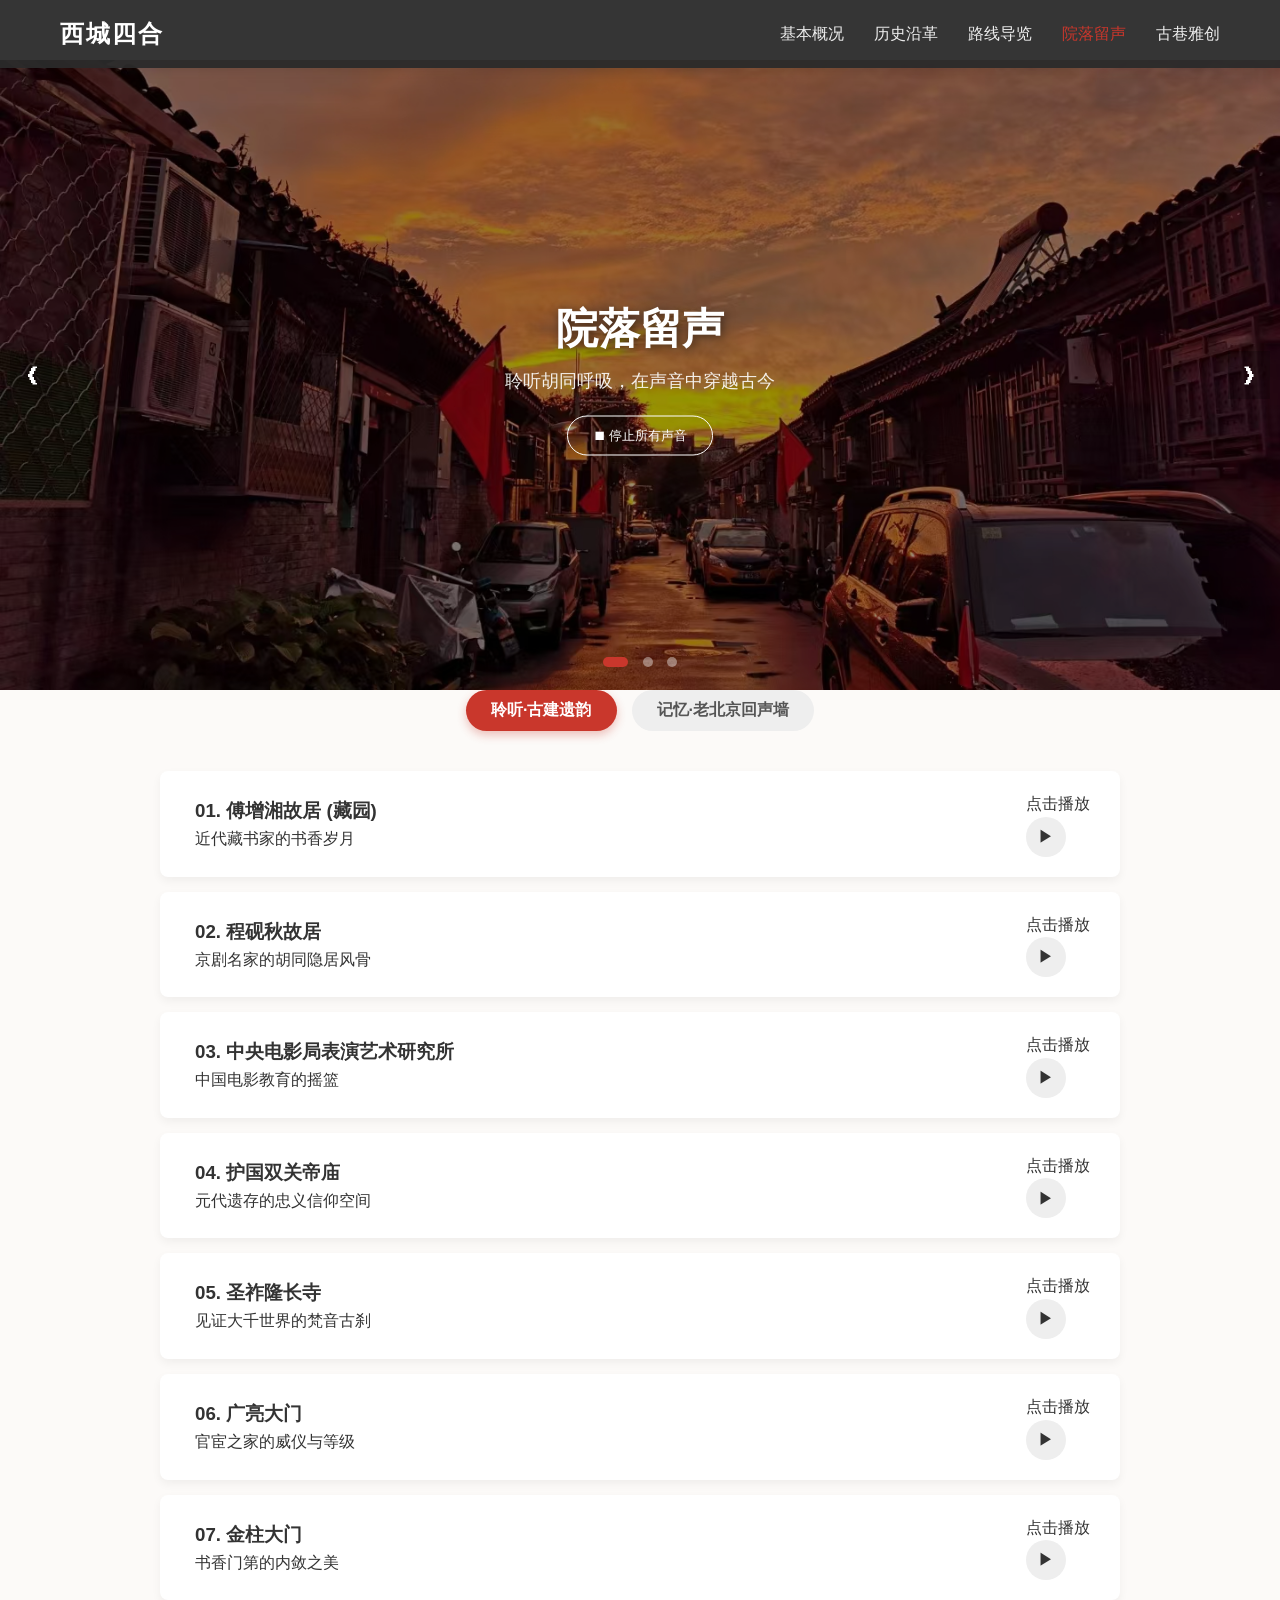
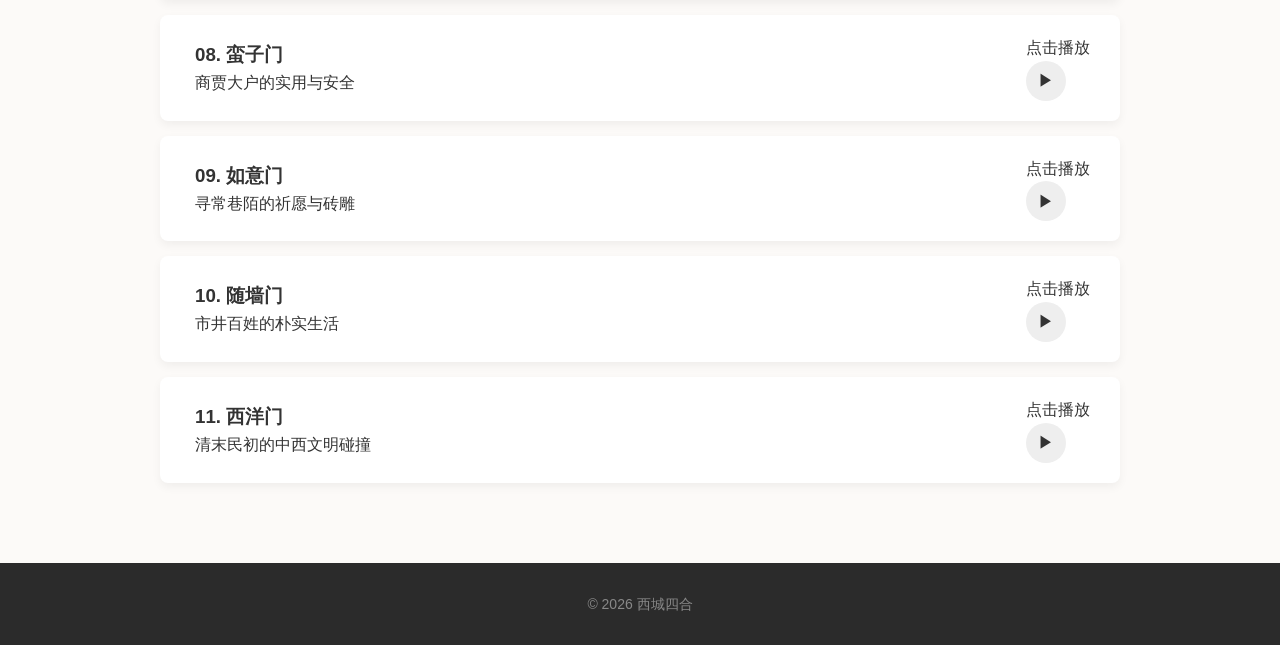
<file: sounds.html>
<!DOCTYPE html>
<html lang="zh-CN">
<head>
    <meta charset="UTF-8">
    <meta name="viewport" content="width=device-width, initial-scale=1.0">
    <title>西城四合 - 院落留声</title>
    <link rel="stylesheet" href="style.css">
</head>
<body class="sounds-page">

    <nav class="navbar">
        <div class="nav-container">
            <a href="index.html" class="logo">西城四合</a>
            <ul class="nav-links">
                <li><a href="index.html">基本概况</a></li>
                <li><a href="history.html">历史沿革</a></li>
                <li><a href="routes.html">路线导览</a></li>
                <li><a href="sounds.html" class="active">院落留声</a></li>
                <li><a href="creation.html">古巷雅创</a></li>
            </ul>
        </div>
    </nav>

    <header class="hero-slider">
        <div class="slide active"><img src="images/1.jpg" alt="1"></div>
        <div class="slide"><img src="images/2.jpg" alt="2"></div>
        <div class="slide"><img src="images/3.jpg" alt="3"></div>
        
        <div class="banner-text">
            <h1>院落留声</h1>
            <p>聆听胡同呼吸，在声音中穿越古今</p>
            <button class="stop-all-btn" onclick="stopAllSounds()">⏹ 停止所有声音</button>
        </div>

        <button class="slider-btn prev-btn" onclick="prevSlide()">&#10094;</button>
        <button class="slider-btn next-btn" onclick="nextSlide()">&#10095;</button>
        <div class="slider-dots">
            <span class="dot active" onclick="currentSlide(0)"></span>
            <span class="dot" onclick="currentSlide(1)"></span>
            <span class="dot" onclick="currentSlide(2)"></span>
        </div>
    </header>

    <section class="sound-section">
        <div class="content-container">
            
            <div class="map-toggle" style="justify-content: center; margin-bottom: 40px;">
                <button class="toggle-btn active" onclick="switchSoundModule('gujian')">聆听·古建遗韵</button>
                <button class="toggle-btn" onclick="switchSoundModule('echo')">记忆·老北京回声墙</button>
            </div>

            <div id="sound-gujian" class="sound-module active">
                <div class="audio-playlist">
                    <div class="audio-item" onclick="toggleAudio(this, 'audio/fuzengxiang.m4a')">
                        <div class="audio-info"><h3>01. 傅增湘故居 (藏园)</h3><p>近代藏书家的书香岁月</p></div>
                        <div class="audio-controls"><span class="play-status">点击播放</span><div class="play-btn">▶</div></div>
                    </div>
                    <div class="audio-item" onclick="toggleAudio(this, 'audio/chengyanqiu.m4a')">
                        <div class="audio-info"><h3>02. 程砚秋故居</h3><p>京剧名家的胡同隐居风骨</p></div>
                        <div class="audio-controls"><span class="play-status">点击播放</span><div class="play-btn">▶</div></div>
                    </div>
                    <div class="audio-item" onclick="toggleAudio(this, 'audio/dianyingju.m4a')">
                        <div class="audio-info"><h3>03. 中央电影局表演艺术研究所</h3><p>中国电影教育的摇篮</p></div>
                        <div class="audio-controls"><span class="play-status">点击播放</span><div class="play-btn">▶</div></div>
                    </div>
                    <div class="audio-item" onclick="toggleAudio(this, 'audio/guandi.m4a')">
                        <div class="audio-info"><h3>04. 护国双关帝庙</h3><p>元代遗存的忠义信仰空间</p></div>
                        <div class="audio-controls"><span class="play-status">点击播放</span><div class="play-btn">▶</div></div>
                    </div>
                    <div class="audio-item" onclick="toggleAudio(this, 'audio/longchang.m4a')">
                        <div class="audio-info"><h3>05. 圣祚隆长寺</h3><p>见证大千世界的梵音古刹</p></div>
                        <div class="audio-controls"><span class="play-status">点击播放</span><div class="play-btn">▶</div></div>
                    </div>
                    <div class="audio-item" onclick="toggleAudio(this, 'audio/guangliang.m4a')">
                        <div class="audio-info"><h3>06. 广亮大门</h3><p>官宦之家的威仪与等级</p></div>
                        <div class="audio-controls"><span class="play-status">点击播放</span><div class="play-btn">▶</div></div>
                    </div>
                    <div class="audio-item" onclick="toggleAudio(this, 'audio/jinzhu.m4a')">
                        <div class="audio-info"><h3>07. 金柱大门</h3><p>书香门第的内敛之美</p></div>
                        <div class="audio-controls"><span class="play-status">点击播放</span><div class="play-btn">▶</div></div>
                    </div>
                    <div class="audio-item" onclick="toggleAudio(this, 'audio/manzimen.m4a')">
                        <div class="audio-info"><h3>08. 蛮子门</h3><p>商贾大户的实用与安全</p></div>
                        <div class="audio-controls"><span class="play-status">点击播放</span><div class="play-btn">▶</div></div>
                    </div>
                    <div class="audio-item" onclick="toggleAudio(this, 'audio/ruyimen.m4a')">
                        <div class="audio-info"><h3>09. 如意门</h3><p>寻常巷陌的祈愿与砖雕</p></div>
                        <div class="audio-controls"><span class="play-status">点击播放</span><div class="play-btn">▶</div></div>
                    </div>
                    <div class="audio-item" onclick="toggleAudio(this, 'audio/suiqiangmen.m4a')">
                        <div class="audio-info"><h3>10. 随墙门</h3><p>市井百姓的朴实生活</p></div>
                        <div class="audio-controls"><span class="play-status">点击播放</span><div class="play-btn">▶</div></div>
                    </div>
                    <div class="audio-item" onclick="toggleAudio(this, 'audio/xiyangmen.m4a')">
                        <div class="audio-info"><h3>11. 西洋门</h3><p>清末民初的中西文明碰撞</p></div>
                        <div class="audio-controls"><span class="play-status">点击播放</span><div class="play-btn">▶</div></div>
                    </div>
                </div>
            </div>

            <div id="sound-echo" class="sound-module">
                <div class="sound-wall-grid">
                    <div class="sound-tile" onclick="toggleAudio(this, 'audio/mojianzi.m4a')"><div class="tile-content"><h3>磨剪子<br>镪菜刀</h3></div></div>
                    <div class="sound-tile" onclick="toggleAudio(this, 'audio/tanghulu.m4a')"><div class="tile-content"><h3>冰糖<br>葫芦</h3></div></div>
                    <div class="sound-tile" onclick="toggleAudio(this, 'audio/geshao.wav')"><div class="tile-content"><h3>漫天<br>鸽哨</h3></div></div>
                    <div class="sound-tile" onclick="toggleAudio(this, 'audio/chanming.m4a')"><div class="tile-content"><h3>夏日<br>蝉鸣</h3></div></div>
                    
                    <div class="sound-tile" onclick="toggleAudio(this, 'audio/jingyouzi.mp3')"><div class="tile-content"><h3>胡同<br>闲谈</h3></div></div>
                    <div class="sound-tile" onclick="toggleAudio(this, 'audio/binggun.m4a')"><div class="tile-content"><h3>口述·<br>买冰棍</h3></div></div>
                    <div class="sound-tile" onclick="toggleAudio(this, 'audio/miaohui.mp3')"><div class="tile-content"><h3>庙会<br>丝竹</h3></div></div>
                    <div class="sound-tile" onclick="toggleAudio(this, 'audio/xiaoniao.wav')"><div class="tile-content"><h3>清晨<br>鸟啼</h3></div></div>

                    <div class="sound-tile" onclick="toggleAudio(this, 'audio/shoujiadian.mp3')"><div class="tile-content"><h3>清晨<br>收家电</h3></div></div>
                    <div class="sound-tile" onclick="toggleAudio(this, 'audio/cheling.wav')"><div class="tile-content"><h3>自行车<br>铃声</h3></div></div>
                    <div class="sound-tile" onclick="toggleAudio(this, 'audio/xiju.m4a')"><div class="tile-content"><h3>程砚秋<br>戏剧片段</h3></div></div>
                    <div class="sound-tile" onclick="toggleAudio(this, 'audio/fengling.wav')"><div class="tile-content"><h3>悠然<br>风铃声</h3></div></div>
                </div>
            </div>

        </div>
    </section>

    <footer class="footer"><p>© 2026 西城四合</p></footer>
    <script src="script.js"></script>
</body>
</html>
</file>
<file: style.css>
/* =========================================
   1. 基础重置与通用布局
========================================= */
* { margin: 0; padding: 0; box-sizing: border-box; }
body { font-family: "Microsoft YaHei", sans-serif; background-color: #fcfaf8; color: #333; line-height: 1.6; }

.content-container { max-width: 1000px; margin: 0 auto; padding: 0 20px; }
.section-title { font-size: 32px; text-align: center; margin-top: 80px; font-weight: normal; color: #222; }
.divider { width: 60px; height: 3px; background-color: #c9372c; margin: 20px auto 40px auto; }
.footer { background-color: #2b2b2b; color: #888; text-align: center; padding: 30px 0; margin-top: 80px; font-size: 14px; }

/* =========================================
   2. 导航栏 (Navbar)
========================================= */
.navbar { position: fixed; top: 0; width: 100%; background-color: rgba(43, 43, 43, 0.95); z-index: 1000; box-shadow: 0 2px 10px rgba(0,0,0,0.1); }
.nav-container { display: flex; justify-content: space-between; align-items: center; max-width: 1200px; margin: 0 auto; padding: 15px 20px; }
.logo { color: #fff; font-size: 24px; font-weight: bold; text-decoration: none; letter-spacing: 2px; }
.nav-links { list-style: none; display: flex; }
.nav-links li { margin-left: 30px; }
.nav-links a { color: #eee; text-decoration: none; transition: color 0.3s; font-size: 16px; }
.nav-links a:hover, .nav-links a.active { color: #c9372c; }

/* =========================================
   3. 统一顶端轮播图 (Universal Slider)
========================================= */
.hero-slider { 
    position: relative; 
    width: 100%; 
    /* 将高度从 40vh 调大到 65vh (可根据需求在 50-75 之间调整) */
    height: 70vh; 
    overflow: hidden; 
    background-color: #000; 
    margin-top: 60px; 
}

.slide { position: absolute; width: 100%; height: 100%; opacity: 0; transition: opacity 1.2s ease-in-out; }
.slide.active { opacity: 1; }
.slide img { 
    width: 100%; 
    height: 100%; 
    /* cover 是最推荐的 Hero Header 模式，配合较大的容器高度能显示更完整 */
    object-fit: cover; 
    /* 确保图片中心对齐，不会只看到图片的某一个角落 */
    object-position: center; 
    filter: brightness(0.6); 
    transition: transform 0.5s ease; /* 增加平滑过渡感 */
}

/* 页面标题文字样式 */
.banner-text { 
    position: absolute; 
    top: 50%; 
    left: 50%; 
    transform: translate(-50%, -50%); 
    color: white; 
    text-align: center; 
    z-index: 10; 
    width: 100%;
    pointer-events: none; /* 防止遮挡点击事件 */
}
.banner-text h1 { font-size: 42px; margin-bottom: 5px; text-shadow: 2px 2px 10px rgba(0,0,0,0.5); }
.banner-text p { font-size: 18px; opacity: 0.9; }

/* 首页特殊处理：隐藏标题文字 */
.index-page .banner-text { display: none; }

/* 轮播图控制按钮 */
.slider-btn { position: absolute; top: 50%; transform: translateY(-50%); background: rgba(0,0,0,0.2); color: white; border: none; font-size: 24px; padding: 10px 15px; cursor: pointer; transition: 0.3s; z-index: 15; }
.slider-btn:hover { background: rgba(201, 55, 44, 0.8); }
.prev-btn { left: 10px; }
.next-btn { right: 10px; }

.slider-dots { position: absolute; bottom: 15px; width: 100%; text-align: center; z-index: 15; }
.dot { display: inline-block; width: 10px; height: 10px; margin: 0 5px; background-color: rgba(255,255,255,0.4); border-radius: 50%; cursor: pointer; transition: 0.3s; }
.dot.active { background-color: #c9372c; width: 25px; border-radius: 5px; }
/* =========================================
   4. 历史沿革 (History)
========================================= */
.timeline { position: relative; padding: 20px 0; }
.timeline::before { content: ''; position: absolute; left: 50%; width: 2px; height: 100%; background: #ddd; transform: translateX(-50%); }
.timeline-item { position: relative; margin-bottom: 50px; width: 100%; display: flex; justify-content: space-between; align-items: center; }
.timeline-item:nth-child(even) { flex-direction: row-reverse; }
.timeline-content { width: 45%; padding: 20px; background: white; border-radius: 8px; box-shadow: 0 3px 10px rgba(0,0,0,0.05); }
.timeline-date { width: 10%; text-align: center; font-weight: bold; color: #c9372c; z-index: 1; }

.figure-grid { display: grid; grid-template-columns: 1fr 1fr; gap: 30px; margin-bottom: 80px; }
.figure-card { background: white; border-radius: 12px; overflow: hidden; box-shadow: 0 4px 15px rgba(0,0,0,0.05); transition: transform 0.3s; }
.figure-card:hover { transform: translateY(-10px); }
.figure-img img { width: 100%; height: 250px; object-fit: cover; }
.figure-info { padding: 20px; }
.tag { display: inline-block; padding: 2px 8px; background: #eee; font-size: 12px; border-radius: 4px; margin-bottom: 10px; color: #666; }

/* =========================================
   5. 院落留声 (Sounds) 
========================================= */
.stop-all-btn { 
    margin-top: 20px; 
    padding: 10px 25px; 
    background: transparent; 
    border: 1px solid white; 
    color: white; 
    border-radius: 30px; 
    cursor: pointer; 
    transition: all 0.3s; 
    pointer-events: auto; /* 🔑 关键修复：让按钮重新可以被点击 */
}
.stop-all-btn:hover { background-color: #c9372c; border-color: #c9372c; }

.audio-playlist { display: flex; flex-direction: column; gap: 15px; margin-bottom: 60px; }
.audio-item { display: flex; justify-content: space-between; align-items: center; background: white; padding: 20px 30px; border-radius: 8px; box-shadow: 0 4px 10px rgba(0,0,0,0.05); cursor: pointer; transition: all 0.2s; border-left: 5px solid transparent; }
.audio-item:hover { transform: translateX(5px); }
.audio-item.playing { border-left-color: #c9372c; background-color: #fff9f8; }
.play-btn { width: 40px; height: 40px; background-color: #eee; border-radius: 50%; display: flex; justify-content: center; align-items: center; transition: 0.3s; }
.playing .play-btn { background-color: #c9372c; color: white; }

.sound-wall-grid { display: grid; grid-template-columns: repeat(auto-fit, minmax(200px, 1fr)); gap: 20px; margin-bottom: 80px; }
.sound-tile {
    background: white; border: 2px solid #eaeaea; border-radius: 12px; aspect-ratio: 1 / 1;
    display: flex; justify-content: center; align-items: center; text-align: center;
    cursor: pointer; position: relative;
    box-shadow: 0 8px 0 #ddd; transform: translateY(0); transition: all 0.15s cubic-bezier(0.2, 0.8, 0.2, 1);
}
.sound-tile h3 { font-size: 28px; font-family: "KaiTi", "STKaiti", serif; color: #444; transition: 0.2s; }
.sound-tile:hover { transform: translateY(-3px); box-shadow: 0 11px 0 #ccc; }
.sound-tile.playing { transform: translateY(8px); box-shadow: 0 0 0 #ddd; background-color: #c9372c; border-color: #c9372c; }
.sound-tile.playing h3 { color: white; }

/* =========================================
   6. 古巷雅创 (Creation) 
========================================= */
.products-grid { display: grid; grid-template-columns: repeat(3, 1fr); gap: 25px; margin-bottom: 80px; }
.product-card { background: white; border-radius: 12px; overflow: hidden; box-shadow: 0 4px 15px rgba(0,0,0,0.05); cursor: pointer; transition: transform 0.3s, box-shadow 0.3s; }
.product-card:hover { transform: translateY(-8px); box-shadow: 0 12px 25px rgba(0,0,0,0.1); }
.product-img { height: 220px; background-color: #f5f5f5; }
.product-img img { width: 100%; height: 100%; object-fit: cover; }
.product-info { padding: 20px; text-align: center; }
.product-tag { display: inline-block; padding: 3px 10px; background: #fff1f0; color: #c9372c; font-size: 12px; border-radius: 20px; margin-bottom: 10px; }

.hutong-links-grid { display: grid; grid-template-columns: repeat(2, 1fr); gap: 30px; margin-bottom: 80px; }
.hutong-card { position: relative; border-radius: 12px; overflow: hidden; display: block; height: 200px; }
.hutong-card img { width: 100%; height: 100%; object-fit: cover; transition: transform 0.5s ease; }
.hutong-card-overlay { position: absolute; top: 0; left: 0; width: 100%; height: 100%; background: rgba(0,0,0,0.4); display: flex; flex-direction: column; justify-content: center; align-items: center; color: white; transition: background 0.3s; }
.hutong-card:hover img { transform: scale(1.1); }
.hutong-card:hover .hutong-card-overlay { background: rgba(201, 55, 44, 0.7); }

.modal { display: none; position: fixed; z-index: 2000; left: 0; top: 0; width: 100%; height: 100%; background-color: rgba(0,0,0,0.8); justify-content: center; align-items: center; }
.modal-content { background-color: #fcfaf8; width: 90%; max-width: 850px; border-radius: 16px; overflow: hidden; position: relative; animation: zoomIn 0.3s ease-out; }
@keyframes zoomIn { from { opacity: 0; transform: scale(0.9); } to { opacity: 1; transform: scale(1); } }
.close-btn { position: absolute; top: 15px; right: 25px; color: #888; font-size: 36px; font-weight: bold; cursor: pointer; z-index: 10; }
.close-btn:hover { color: #c9372c; }
.modal-body { display: flex; }
.modal-img-container { width: 50%; min-height: 400px; background: #eee; }
.modal-img-container img { width: 100%; height: 100%; object-fit: cover; }
.modal-text { width: 50%; padding: 40px; display: flex; flex-direction: column; justify-content: center; }
.coop-mechanism { background: #fff; padding: 15px; border-left: 4px solid #c9372c; border-radius: 4px; box-shadow: 0 2px 8px rgba(0,0,0,0.05); margin-top: 20px; }

/* =========================================
   7. 移动端自适应
========================================= */
@media screen and (max-width: 768px) {
    .nav-container { flex-direction: column; }
    .nav-links { margin-top: 10px; flex-wrap: wrap; justify-content: center; }
    .timeline::before { left: 20px; }
    .timeline-item, .timeline-item:nth-child(even) { flex-direction: row; }
    .timeline-content { width: calc(100% - 60px); margin-left: 60px; }
    .timeline-date { width: auto; position: absolute; left: 0; top: -25px; }
    .figure-grid, .products-grid, .hutong-links-grid { grid-template-columns: 1fr; }
    .modal-body { flex-direction: column; }
    .modal-img-container, .modal-text { width: 100%; }
    .modal-img-container { min-height: 250px; }
}

/* =========================================
   8. 路线导览 - 专属样式 (已修复尺寸与排版)
========================================= */

/* 精美文字介绍板 */
.route-intro {
    background-color: #fff9f8;
    border-left: 4px solid #c9372c;
    padding: 20px 25px;
    margin: 0 0 20px 0;
    border-radius: 4px 8px 8px 4px;
    box-shadow: 0 4px 15px rgba(0,0,0,0.05);
}
.route-intro p {
    font-size: 15px;
    color: #444;
    line-height: 1.8;
    text-align: justify;
    margin-bottom: 10px;
    text-indent: 2em; /* 首行缩进 */
}
.route-intro p:last-child {
    margin-bottom: 0;
}
.route-intro .highlight-text {
    font-weight: bold;
    color: #c9372c;
    text-indent: 0; /* 欢迎语居中不缩进 */
    text-align: center;
    margin-top: 15px;
}

/* 缩小并精致化后的悬停弹窗 */
.map-tooltip {
    position: fixed;
    background: rgba(255, 255, 255, 0.96); 
    backdrop-filter: blur(8px); 
    width: 280px; /* 从 350px 缩小，防止太大 */
    padding: 15px 20px; /* 减小内边距 */
    border-radius: 12px;
    box-shadow: 0 10px 30px rgba(0,0,0,0.15); 
    border: 1px solid rgba(201, 55, 44, 0.2); 
    pointer-events: none;
    z-index: 3000;
    display: none;
    transform: translate(-50%, -110%);
}

.map-tooltip h3 { 
    font-size: 18px; /* 缩小标题字号 */
    color: #c9372c; 
    margin-bottom: 8px;
    font-weight: bold;
}

.tt-divider {
    width: 30px;
    height: 3px;
    background: #c9372c;
    margin-bottom: 12px;
}

.tt-content-wrap {
    max-height: 180px; /* 限制最高高度，超出会出现滚动条 */
    overflow-y: auto;
    padding-right: 5px;
}

.map-tooltip p { 
    font-size: 13px; /* 缩小正文字号 */
    color: #555; 
    line-height: 1.6; 
    text-align: justify;
}

.audio-hint { 
    margin-top: 12px; 
    font-size: 12px; 
    color: #c9372c; 
    background: #fff1f0; 
    padding: 4px 8px; 
    border-radius: 4px;
    display: inline-block;
    font-weight: bold;
}

/* 地图交互组件基础样式 */
.map-toggle { display: flex; justify-content: flex-start; gap: 15px; margin-bottom: 20px; }
.toggle-btn { padding: 10px 25px; background-color: #eee; color: #555; border: none; border-radius: 30px; font-size: 16px; cursor: pointer; transition: all 0.3s; font-weight: bold; }
.toggle-btn.active { background-color: #c9372c; color: white; box-shadow: 0 4px 10px rgba(201, 55, 44, 0.3); }
.interactive-map-container {
    position: relative;
    width: 100%;
    background: #e5ddce;
    border-radius: 12px;
    overflow: hidden;
    box-shadow: 0 8px 20px rgba(0,0,0,0.1);
    line-height: 0; /* 🔑 消除图片下方的微小间隙，防止漂移 */
}
/* 为每一层地图创建一个绝对坐标系 */
.map-wrapper {
    position: relative; /* 所有的红点以此为 0,0 坐标 */
    display: inline-block;
    width: 100%;
}
.map-layer { display: none; position: relative; width: 100%; }
.map-layer.active { display: block; }
.map-image {
    width: 100%;
    height: auto;
    display: block; /* 消除行内元素间隙 */
}

/* 红点样式保持相对定位 */
.map-pin {
    position: absolute;
    width: 24px;  /* 稍微调小一点，显得更精细 */
    height: 24px;
    transform: translate(-50%, -50%); /* 确保中心对准百分比位置 */
    cursor: pointer;
    z-index: 10;
}
.pin-dot { position: absolute; top: 50%; left: 50%; transform: translate(-50%, -50%); width: 14px; height: 14px; background-color: #c9372c; border: 2px solid white; border-radius: 50%; z-index: 2; transition: transform 0.2s; }
.map-pin:hover .pin-dot, .map-pin.playing .pin-dot { transform: translate(-50%, -50%) scale(1.5); background-color: #e54d42; }
.pin-pulse { position: absolute; top: 50%; left: 50%; transform: translate(-50%, -50%); width: 30px; height: 30px; background-color: rgba(201, 55, 44, 0.5); border-radius: 50%; z-index: 1; animation: pulse 2s infinite ease-out; }
@keyframes pulse { 0% { transform: translate(-50%, -50%) scale(0.8); opacity: 1; } 100% { transform: translate(-50%, -50%) scale(2.5); opacity: 0; } }
.map-pin.playing .pin-pulse { animation: pulse 1s infinite ease-out; }
/* =========================================
   9. 古巷雅创 - 新排版与多图切换提示
========================================= */

/* 重新规划京城名巷网格，电脑端一行3个，使6个链接显得整齐丰满 */
.hutong-links-grid { 
    display: grid; 
    grid-template-columns: repeat(3, 1fr); 
    gap: 30px; 
    margin-bottom: 80px; 
}

/* 手机端名巷链接适配：一行2个，极小屏幕一行1个 */
@media screen and (max-width: 768px) {
    .hutong-links-grid { grid-template-columns: repeat(2, 1fr); }
}
@media screen and (max-width: 480px) {
    .hutong-links-grid { grid-template-columns: 1fr; }
}

/* 弹窗图片的点击切换提示框 */
.modal-img-container {
    position: relative; /* 为提示框提供绝对定位基准 */
}

.img-switch-hint {
    position: absolute;
    bottom: 20px;
    left: 50%;
    transform: translateX(-50%);
    background: rgba(0, 0, 0, 0.6);
    color: white;
    padding: 8px 20px;
    border-radius: 30px;
    font-size: 13px;
    letter-spacing: 1px;
    pointer-events: none; /* 让鼠标点击穿透，不阻挡图片的 onclick 事件 */
    display: none; /* 默认隐藏，由JS判断是否多图来显示 */
    box-shadow: 0 4px 10px rgba(0,0,0,0.3);
    animation: bounceHint 2s infinite; /* 添加微弱的上下跳动动画吸引注意 */
}

@keyframes bounceHint {
    0%, 100% { bottom: 20px; }
    50% { bottom: 25px; }
}
/* =========================================
   10. 视频展示模块样式
========================================= */
.video-display-section {
    padding: 60px 0;
    text-align: center;
}

.video-container {
    max-width: 800px;
    margin: 0 auto;
    border-radius: 12px;
    overflow: hidden;
    box-shadow: 0 10px 30px rgba(0,0,0,0.15);
    background-color: #000;
    line-height: 0; /* 消除视频下方间隙 */
}

.video-container video {
    width: 100%;
    height: auto;
    display: block;
}

/* 手机端适配视频宽度 */
@media screen and (max-width: 768px) {
    .video-container {
        width: 95%;
    }
}
/* =========================================
   10. 视频展示模块优化
========================================= */
.video-display-section {
    padding: 80px 0;
    text-align: center;
}

.video-container {
    max-width: 1000px; /* 调大显示宽度，更醒目 */
    margin: 0 auto;
    border-radius: 12px;
    overflow: hidden;
    box-shadow: 0 20px 50px rgba(0,0,0,0.2); /* 增加阴影深度，提升高级感 */
    background-color: #000;
    line-height: 0;
}

.video-container video {
    width: 100%;
    height: auto;
    display: block;
    /* 确保封面图(poster)能填满容器且不拉伸变形 */
    object-fit: contain; 
}

/* 手机端适配 */
@media screen and (max-width: 768px) {
    .video-display-section { padding: 40px 0; }
    .video-container { width: 92%; }
}
/* =========================================
   首页 (Basic Overview) 精细化排版
========================================= */

/* 欢迎语样式 */
.welcome-title { font-size: 36px; text-align: center; margin-top: 80px; font-weight: bold; color: #222; }
.welcome-subtitle { font-size: 18px; text-align: center; color: #c9372c; margin-top: 5px; letter-spacing: 1px; }
.intro-text { max-width: 800px; margin: 0 auto; text-align: center; font-size: 17px; line-height: 2; color: #555; }

/* 社区范围三栏卡片 */
.lane-range-section { padding: 50px 0; background: #f9f6f2; margin: 60px 0; }
.lane-grid { display: grid; grid-template-columns: repeat(3, 1fr); gap: 25px; }
.lane-card { background: #fff; padding: 30px; border-radius: 12px; text-align: center; box-shadow: 0 5px 15px rgba(0,0,0,0.05); border-bottom: 3px solid #c9372c; }
.lane-icon { font-size: 30px; margin-bottom: 15px; }
.lane-card h3 { margin-bottom: 10px; color: #333; }
.lane-card p { font-size: 14px; color: #666; line-height: 1.6; }

/* 侧边图文混排（视频+文字） */
.culture-section { padding: 60px 0; }
.side-layout { display: flex; align-items: center; gap: 50px; }
.side-text { flex: 1; }
.side-video { flex: 1.2; }
.side-title { font-size: 28px; margin-bottom: 20px; color: #222; }
.side-text p { font-size: 16px; line-height: 1.8; color: #555; text-align: justify; }

/* 服务与治理四格 */
.service-section { padding: 80px 0; }
.service-list { display: grid; grid-template-columns: repeat(2, 1fr); gap: 30px; margin-top: 40px; }
.service-item { padding: 20px; border-left: 4px solid #c9372c; background: #fff; box-shadow: 0 4px 10px rgba(0,0,0,0.03); }
.service-item h4 { color: #c9372c; margin-bottom: 10px; font-size: 18px; }
.service-item p { font-size: 15px; color: #666; }

/* 愿景版块 */
.vision-section { padding: 100px 0; background: #fffdfb; }
.vision-box { max-width: 800px; margin: 0 auto; text-align: center; border: 1px solid #eee; padding: 50px; border-radius: 20px; background: white; box-shadow: 0 10px 40px rgba(0,0,0,0.05); }
.vision-box h2 { color: #222; margin-bottom: 20px; }
.vision-box p { font-size: 16px; line-height: 1.8; color: #555; margin-bottom: 30px; }
.final-invite { margin-top: 40px; }
.final-invite p { font-size: 20px; font-weight: bold; color: #c9372c; margin-bottom: 5px; }
.final-invite span { color: #888; font-size: 14px; }

/* 手机适配 */
@media screen and (max-width: 768px) {
    .lane-grid, .service-list, .side-layout { grid-template-columns: 1fr; flex-direction: column; }
    .side-layout { gap: 30px; }
    .welcome-title { font-size: 28px; }
    .vision-box { padding: 30px; }
}
/* 声音模块容器 */
.sound-module {
    display: none; /* 默认隐藏 */
    animation: fadeIn 0.5s ease;
}

.sound-module.active {
    display: block; /* 激活时显示 */
}

/* 渐显动画 */
@keyframes fadeIn {
    from { opacity: 0; transform: translateY(10px); }
    to { opacity: 1; transform: translateY(0); }
}

/* 调整声音方块网格，确保12个方块排版整齐 */
.sound-wall-grid {
    display: grid;
    grid-template-columns: repeat(4, 1fr); /* 电脑端一行4个 */
    gap: 20px;
}

@media screen and (max-width: 768px) {
    .sound-wall-grid {
        grid-template-columns: repeat(2, 1fr); /* 手机端一行2个 */
    }
}
/* =========================================
   历史沿革 - 新增图片排版与名人轶事卡片
========================================= */

/* 时间轴图片样式 (利用Flex布局的特性，在左右空白处完美交替) */
.timeline-img {
    width: 45%;
    border-radius: 12px;
    overflow: hidden;
    box-shadow: 0 4px 15px rgba(0,0,0,0.08);
    position: relative;
}

.timeline-img img {
    width: 100%;
    height: 250px;
    object-fit: cover;
    display: block;
    transition: transform 0.5s ease;
}

.timeline-item:hover .timeline-img img {
    transform: scale(1.05); /* 鼠标悬停微微放大 */
}

/* 移动端时间轴修正 (确保图片和文字在手机上竖向排列) */
@media screen and (max-width: 768px) {
    .timeline-item, .timeline-item:nth-child(even) {
        flex-direction: row; 
        flex-wrap: wrap; 
        align-items: flex-start;
    }
    .timeline-img {
        width: calc(100% - 60px);
        margin-left: 60px;
        margin-bottom: 15px;
    }
    .timeline-img img { height: 180px; }
}

/* 名人轶事三列卡片网格 */
.anecdotes-grid {
    display: grid;
    grid-template-columns: repeat(3, 1fr);
    gap: 30px;
    margin-bottom: 40px;
}

.anecdote-card {
    background: #fff;
    padding: 30px;
    border-radius: 12px;
    box-shadow: 0 5px 20px rgba(0,0,0,0.04);
    border-top: 4px solid #c9372c;
    transition: transform 0.3s, box-shadow 0.3s;
}

.anecdote-card:hover {
    transform: translateY(-8px);
    box-shadow: 0 12px 25px rgba(0,0,0,0.08);
}

.anecdote-header { margin-bottom: 20px; }
.anecdote-header h3 { font-size: 24px; color: #222; margin-bottom: 10px; letter-spacing: 2px; }
.anecdote-location { 
    display: inline-block; 
    font-size: 13px; 
    color: #c9372c; 
    background: #fff1f0; 
    padding: 4px 12px; 
    border-radius: 20px; 
    font-weight: bold;
}

.anecdote-card p {
    font-size: 15px;
    color: #555;
    line-height: 1.8;
    text-align: justify;
}

/* 手机端名人轶事单列显示 */
@media screen and (max-width: 768px) {
    .anecdotes-grid { grid-template-columns: 1fr; gap: 20px; }
    .anecdote-card { padding: 25px 20px; }
}
/* =========================================
   移动端路线导览 - 介绍框遮挡修复
========================================= */
@media screen and (max-width: 768px) {
    .map-tooltip {
        /* 🔑 核心修复：在手机端将介绍框固定在底部中央 */
        position: fixed !important;
        left: 50% !important;
        top: auto !important; /* 强制取消 JS 设置的 top 坐标 */
        bottom: 30px !important; /* 距离屏幕底部留出一点距离 */
        transform: translateX(-50%) !important; /* 只水平居中 */
        
        /* 宽度调整 */
        width: 92% !important; 
        max-width: 450px;
        
        /* 交互增强 */
        pointer-events: auto; /* 允许用户点击介绍框内部，方便上下滑动阅读长文本 */
        background: rgba(255, 255, 255, 0.98) !important;
        box-shadow: 0 -5px 25px rgba(0,0,0,0.15); /* 改为向上投影，更有质感 */
    }

    /* 手机端稍微调大一点点正文字号，方便阅读 */
    .map-tooltip p {
        font-size: 14px;
        line-height: 1.6;
    }
}
/* =========================================
   路线导览 - 手机端标题重合与间距修复
========================================= */
@media screen and (max-width: 768px) {
    /* 1. 强化详情区域与上方地图的间距，防止重合 */
    .route-details {
        margin-top: 30px !important;
        padding: 20px 15px !important;
        display: block !important;
        clear: both !important; /* 强制清除所有浮动影响 */
    }

    /* 2. 修复主标题（如：一、人文寻踪线）在手机端的显示 */
    .detail-main-title {
        font-size: 20px !important;
        line-height: 1.4 !important; /* 增加行高防止折行时重叠 */
        margin-bottom: 20px !important;
        word-wrap: break-word; /* 强制长词换行 */
        padding-bottom: 10px !important;
    }

    /* 3. 修复小标题（如：1. 护国双关帝庙） */
    .detail-step h4 {
        font-size: 17px !important;
        line-height: 1.5 !important;
        margin-top: 25px !important; /* 增加与上方段落的距离 */
        margin-bottom: 12px !important;
        display: block !important;
    }

    /* 4. 确保详情卡片内部的列表或段落有足够呼吸感 */
    .detail-info-box {
        padding: 15px !important;
        margin-bottom: 25px !important;
    }

    .detail-step p {
        font-size: 14px !important;
        line-height: 1.7 !important;
        margin-bottom: 15px !important;
    }

    /* 5. 修复之前固定在底部的提示框不要遮挡最下方的文字 */
    .routes-page {
        padding-bottom: 150px !important; /* 给底部留出空间显示提示框 */
    }
}
</file>
